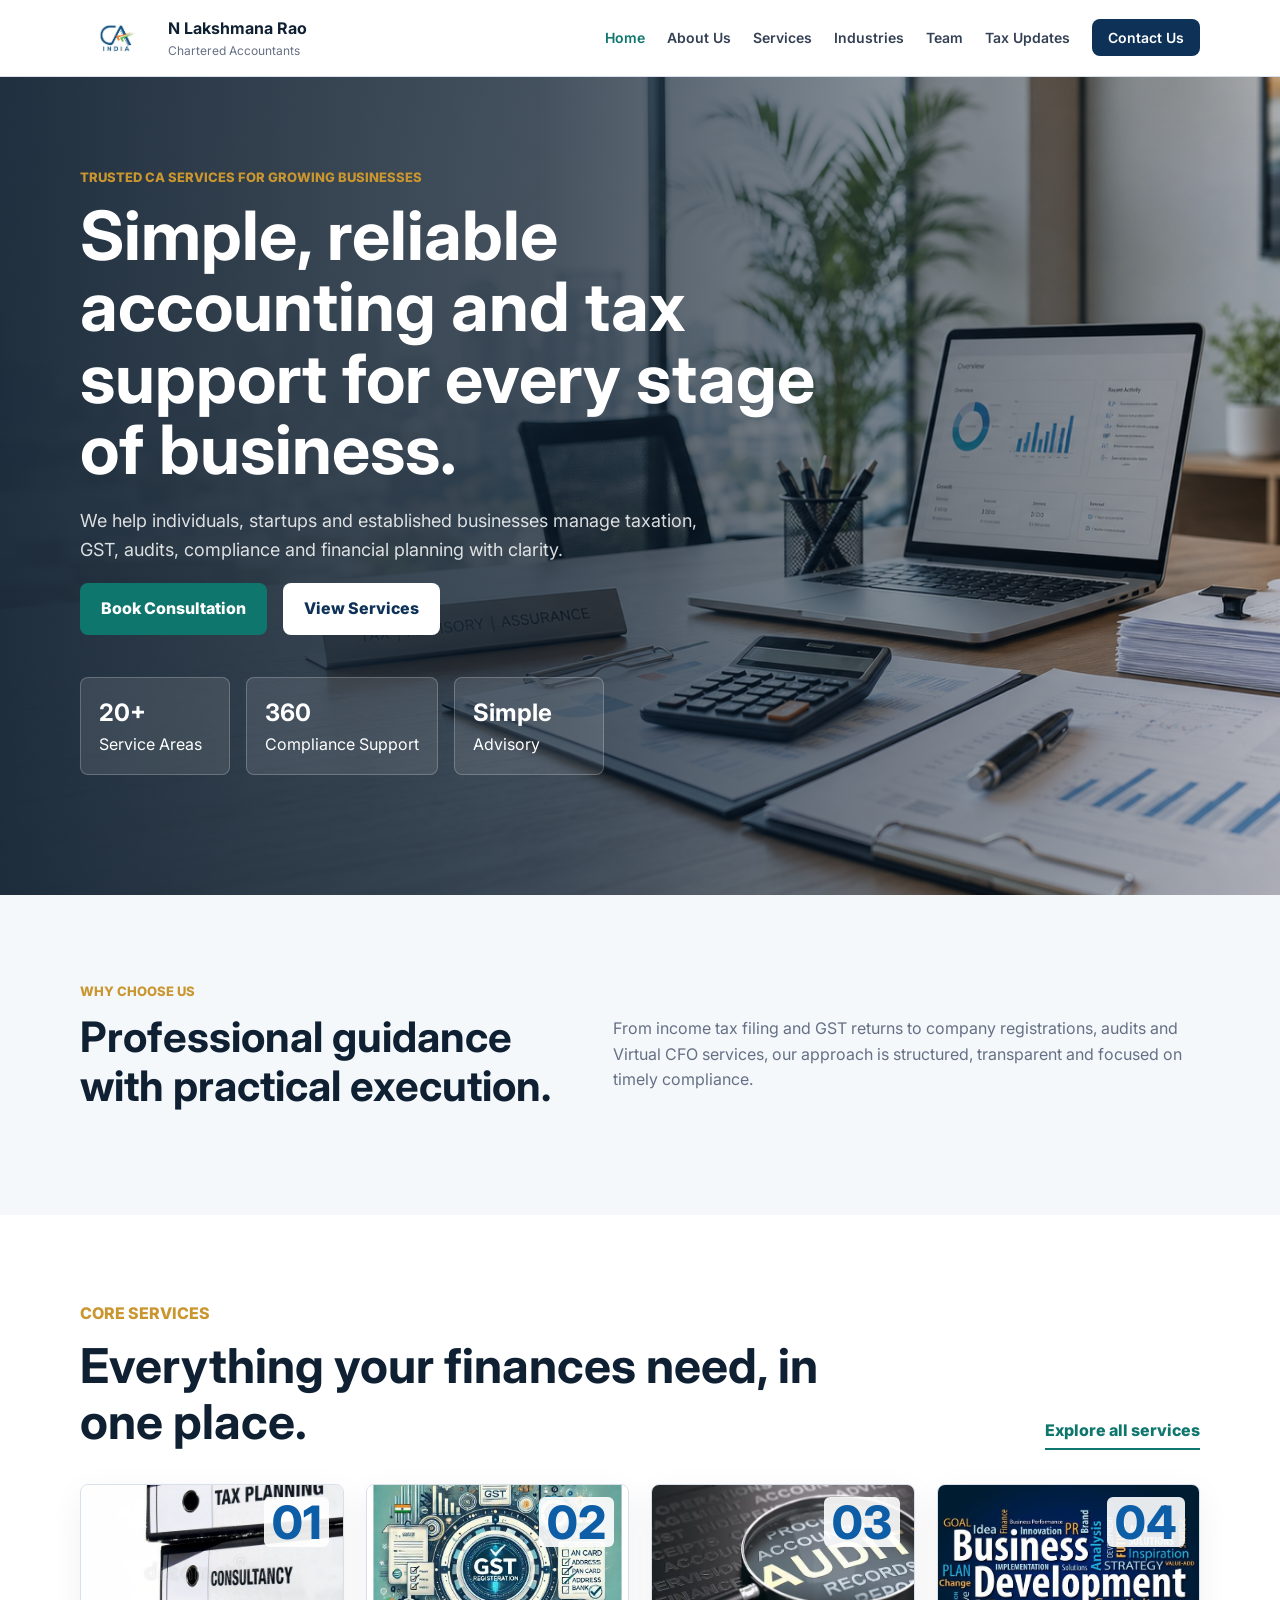
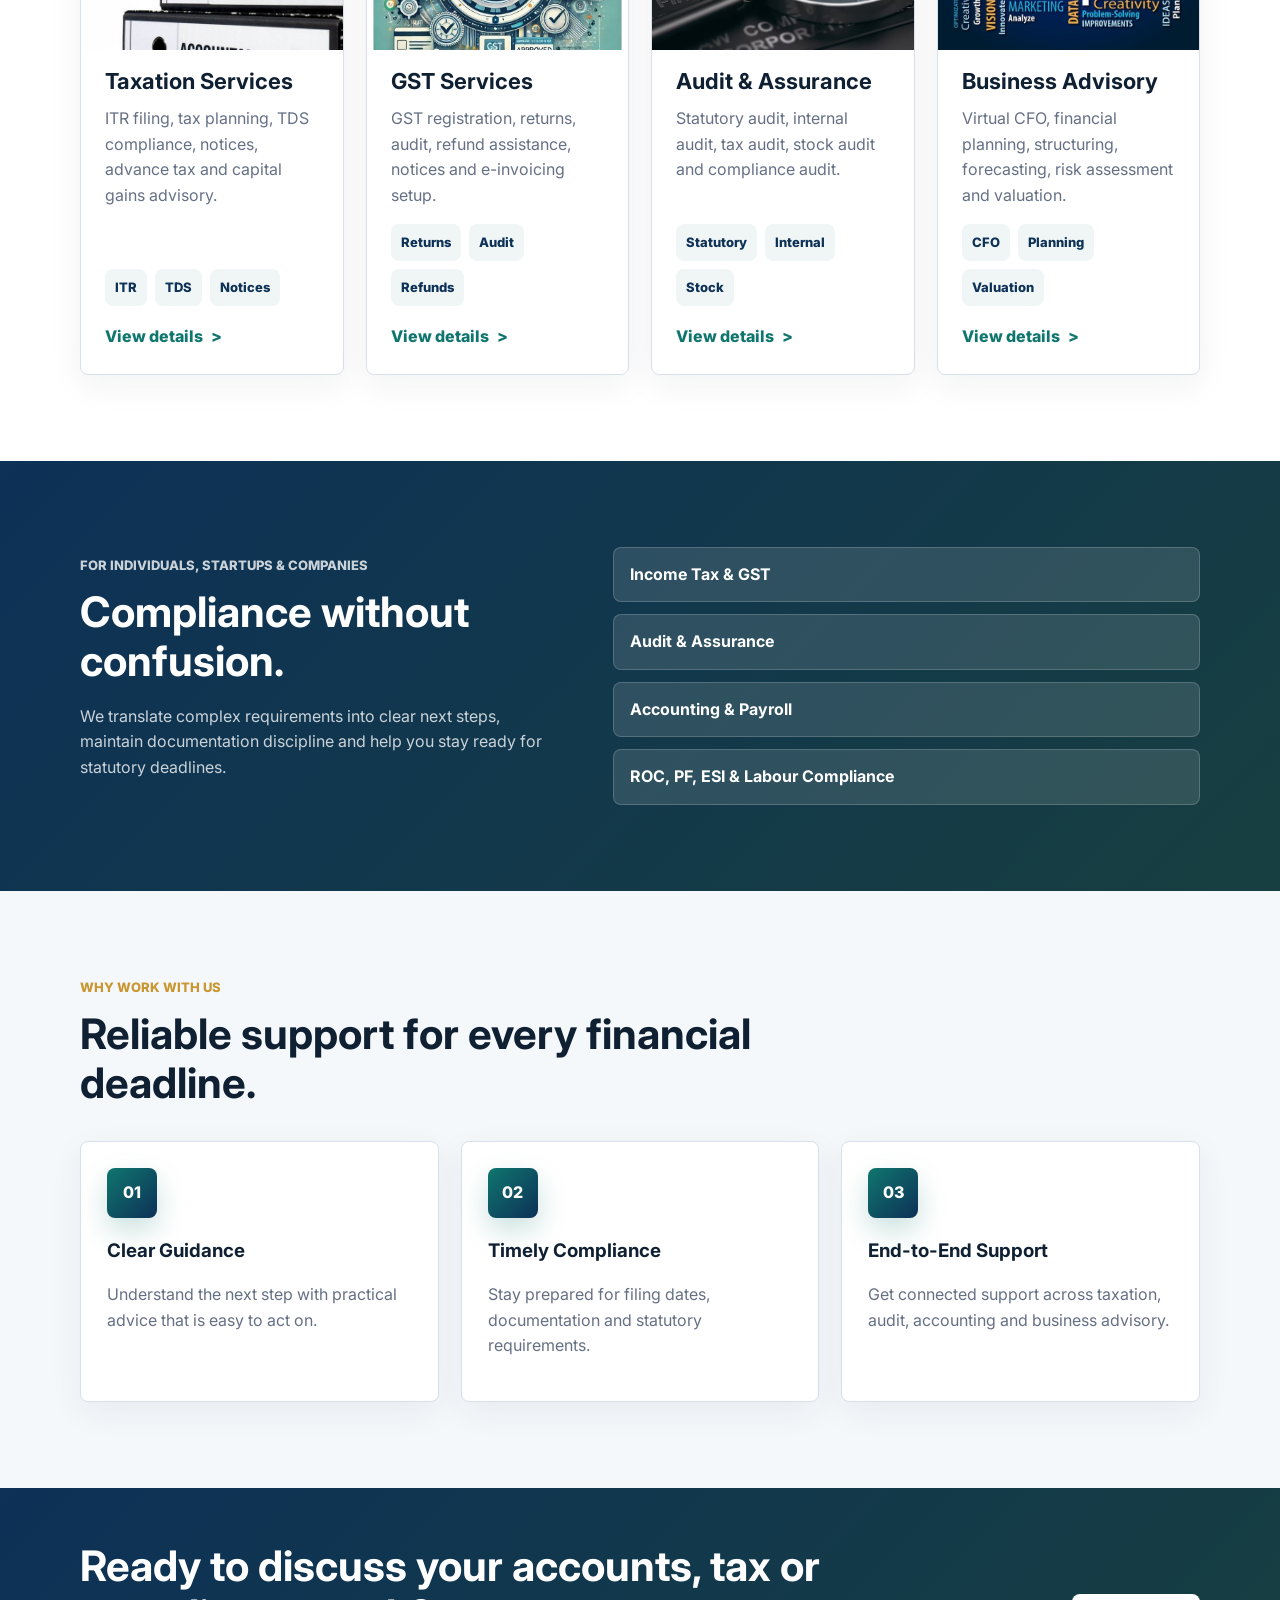
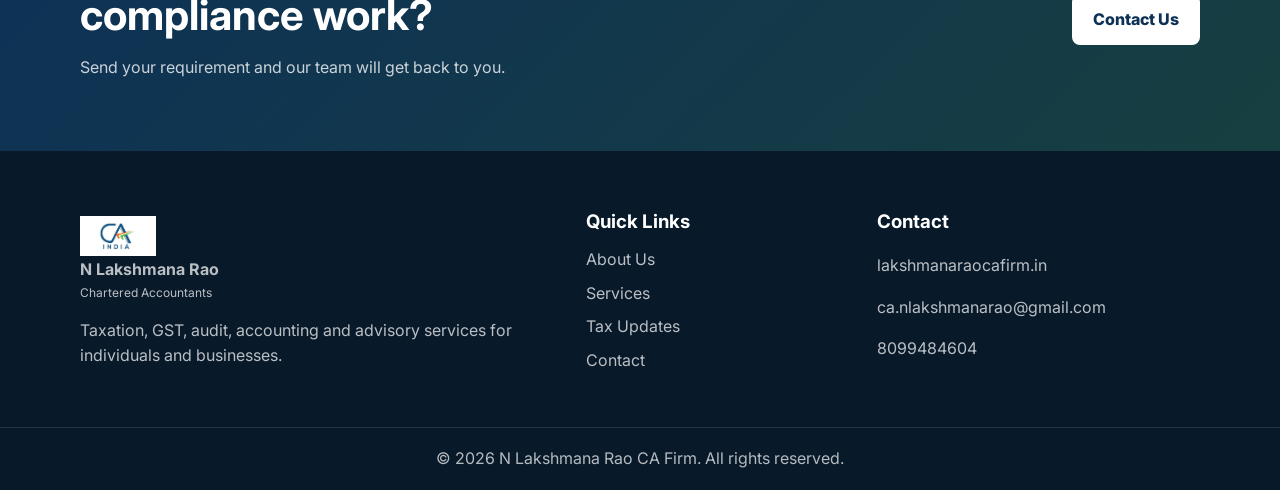
<file: index.html>
<!DOCTYPE html>
<html lang="en">
<head>
  <meta charset="UTF-8">
  <meta name="viewport" content="width=device-width, initial-scale=1.0">
  <meta name="description" content="N Lakshmana Rao CA Firm provides taxation, GST, audit, accounting, compliance, startup and advisory services.">
  <title>N Lakshmana Rao CA Firm | Chartered Accountants</title>
  <link rel="icon" type="image/jpeg" href="assets/images/CA%20Logo%20Wider.jpeg">
  <link rel="preconnect" href="https://fonts.googleapis.com">
  <link rel="preconnect" href="https://fonts.gstatic.com" crossorigin>
  <link href="https://fonts.googleapis.com/css2?family=Inter:wght@400;500;600;700;800&display=swap" rel="stylesheet">
  <link rel="stylesheet" href="assets/css/styles.css">
</head>
<body>
  <header class="site-header">
    <nav class="navbar container" aria-label="Main navigation">
      <a class="brand" href="index.html" aria-label="N Lakshmana Rao CA Firm home">
        <img class="brand-logo" src="assets/images/CA%20Logo%20Wider.jpeg" alt="CA India logo">
        <span>
          <strong>N Lakshmana Rao</strong>
          <small>Chartered Accountants</small>
        </span>
      </a>
      <button class="nav-toggle" type="button" aria-expanded="false" aria-controls="primary-menu">
        <span></span><span></span><span></span>
      </button>
      <ul class="nav-links" id="primary-menu">
        <li><a href="index.html">Home</a></li>
        <li><a href="about.html">About Us</a></li>
        <li><a href="services.html">Services</a></li>
        <li><a href="industries.html">Industries</a></li>
        <li><a href="team.html">Team</a></li>
        <li><a href="blog.html">Tax Updates</a></li>
        <li><a class="nav-cta" href="contact.html">Contact Us</a></li>
      </ul>
    </nav>
  </header>

  <main>
    <section class="hero">
      <div class="hero-media" aria-hidden="true"></div>
      <div class="container hero-content">
        <p class="eyebrow">Trusted CA Services For Growing Businesses</p>
        <h1>Simple, reliable accounting and tax support for every stage of business.</h1>
        <p class="hero-text">We help individuals, startups and established businesses manage taxation, GST, audits, compliance and financial planning with clarity.</p>
        <div class="hero-actions">
          <a class="btn btn-primary" href="contact.html">Book Consultation</a>
          <a class="btn btn-secondary" href="services.html">View Services</a>
        </div>
        <div class="hero-stats" aria-label="Firm highlights">
          <span><strong>20+</strong> Service Areas</span>
          <span><strong>360</strong> Compliance Support</span>
          <span><strong>Simple</strong> Advisory</span>
        </div>
      </div>
    </section>

    <section class="section intro-band">
      <div class="container split">
        <div>
          <p class="eyebrow">Why Choose Us</p>
          <h2>Professional guidance with practical execution.</h2>
        </div>
        <p>From income tax filing and GST returns to company registrations, audits and Virtual CFO services, our approach is structured, transparent and focused on timely compliance.</p>
      </div>
    </section>

    <section class="section">
      <div class="container">
        <div class="section-heading service-heading">
          <div>
            <p class="eyebrow">Core Services</p>
            <h2>Everything your finances need, in one place.</h2>
          </div>
          <a class="text-link" href="services.html">Explore all services</a>
        </div>
        <div class="service-grid">
          <article class="service-card">
            <div class="service-card-top">
              <img class="service-card-image" src="assets/images/itr_image.jpeg" alt="Tax planning files">
              <span class="service-number">01</span>
            </div>
            <h3>Taxation Services</h3>
            <p>ITR filing, tax planning, TDS compliance, notices, advance tax and capital gains advisory.</p>
            <div class="service-tags"><span>ITR</span><span>TDS</span><span>Notices</span></div>
            <a class="card-link" href="services.html">View details</a>
          </article>
          <article class="service-card">
            <div class="service-card-top">
              <img class="service-card-image" src="assets/images/GST.jpeg" alt="GST registration">
              <span class="service-number">02</span>
            </div>
            <h3>GST Services</h3>
            <p>GST registration, returns, audit, refund assistance, notices and e-invoicing setup.</p>
            <div class="service-tags"><span>Returns</span><span>Audit</span><span>Refunds</span></div>
            <a class="card-link" href="services.html">View details</a>
          </article>
          <article class="service-card">
            <div class="service-card-top">
              <img class="service-card-image" src="assets/images/audit.jpg" alt="Chartered accountant workspace">
              <span class="service-number">03</span>
            </div>
            <h3>Audit & Assurance</h3>
            <p>Statutory audit, internal audit, tax audit, stock audit and compliance audit.</p>
            <div class="service-tags"><span>Statutory</span><span>Internal</span><span>Stock</span></div>
            <a class="card-link" href="services.html">View details</a>
          </article>
          <article class="service-card">
            <div class="service-card-top">
              <img class="service-card-image" src="assets/images/business_development.jpeg" alt="Business development strategy">
              <span class="service-number">04</span>
            </div>
            <h3>Business Advisory</h3>
            <p>Virtual CFO, financial planning, structuring, forecasting, risk assessment and valuation.</p>
            <div class="service-tags"><span>CFO</span><span>Planning</span><span>Valuation</span></div>
            <a class="card-link" href="services.html">View details</a>
          </article>
        </div>
      </div>
    </section>

    <section class="section highlight-section">
      <div class="container split">
        <div>
          <p class="eyebrow">For Individuals, Startups & Companies</p>
          <h2>Compliance without confusion.</h2>
          <p>We translate complex requirements into clear next steps, maintain documentation discipline and help you stay ready for statutory deadlines.</p>
        </div>
        <div class="check-list">
          <span>Income Tax & GST</span>
          <span>Audit & Assurance</span>
          <span>Accounting & Payroll</span>
          <span>ROC, PF, ESI & Labour Compliance</span>
        </div>
      </div>
    </section>

    <section class="section soft-section">
      <div class="container">
        <div class="section-heading">
          <p class="eyebrow">Why Work With Us</p>
          <h2>Reliable support for every financial deadline.</h2>
        </div>
        <div class="values-grid home-benefit-grid">
          <article><span class="mini-icon">01</span><h3>Clear Guidance</h3><p>Understand the next step with practical advice that is easy to act on.</p></article>
          <article><span class="mini-icon">02</span><h3>Timely Compliance</h3><p>Stay prepared for filing dates, documentation and statutory requirements.</p></article>
          <article><span class="mini-icon">03</span><h3>End-to-End Support</h3><p>Get connected support across taxation, audit, accounting and business advisory.</p></article>
        </div>
      </div>
    </section>

    <section class="cta-strip">
      <div class="container cta-inner">
        <div>
          <h2>Ready to discuss your accounts, tax or compliance work?</h2>
          <p>Send your requirement and our team will get back to you.</p>
        </div>
        <a class="btn btn-light" href="contact.html">Contact Us</a>
      </div>
    </section>
  </main>

  <footer class="site-footer">
    <div class="container footer-grid">
      <div>
        <a class="brand footer-brand" href="index.html"><img class="brand-logo" src="assets/images/CA%20Logo%20Wider.jpeg" alt="CA India logo"><span><strong>N Lakshmana Rao</strong><small>Chartered Accountants</small></span></a>
        <p>Taxation, GST, audit, accounting and advisory services for individuals and businesses.</p>
      </div>
      <div>
        <h3>Quick Links</h3>
        <a href="about.html">About Us</a>
        <a href="services.html">Services</a>
        <a href="blog.html">Tax Updates</a>
        <a href="contact.html">Contact</a>
      </div>
      <div>
        <h3>Contact</h3>
        <p><a href="https://lakshmanaraocafirm.in/">lakshmanaraocafirm.in</a></p>
        <p><a href="mailto:ca.nlakshmanarao@gmail.com">ca.nlakshmanarao@gmail.com</a></p>
        <p><a href="tel:+918099484604">8099484604</a></p>
      </div>
    </div>
    <div class="footer-bottom">© <span id="year"></span> N Lakshmana Rao CA Firm. All rights reserved.</div>
  </footer>

  <script src="assets/js/main.js"></script>
</body>
</html>
</file>
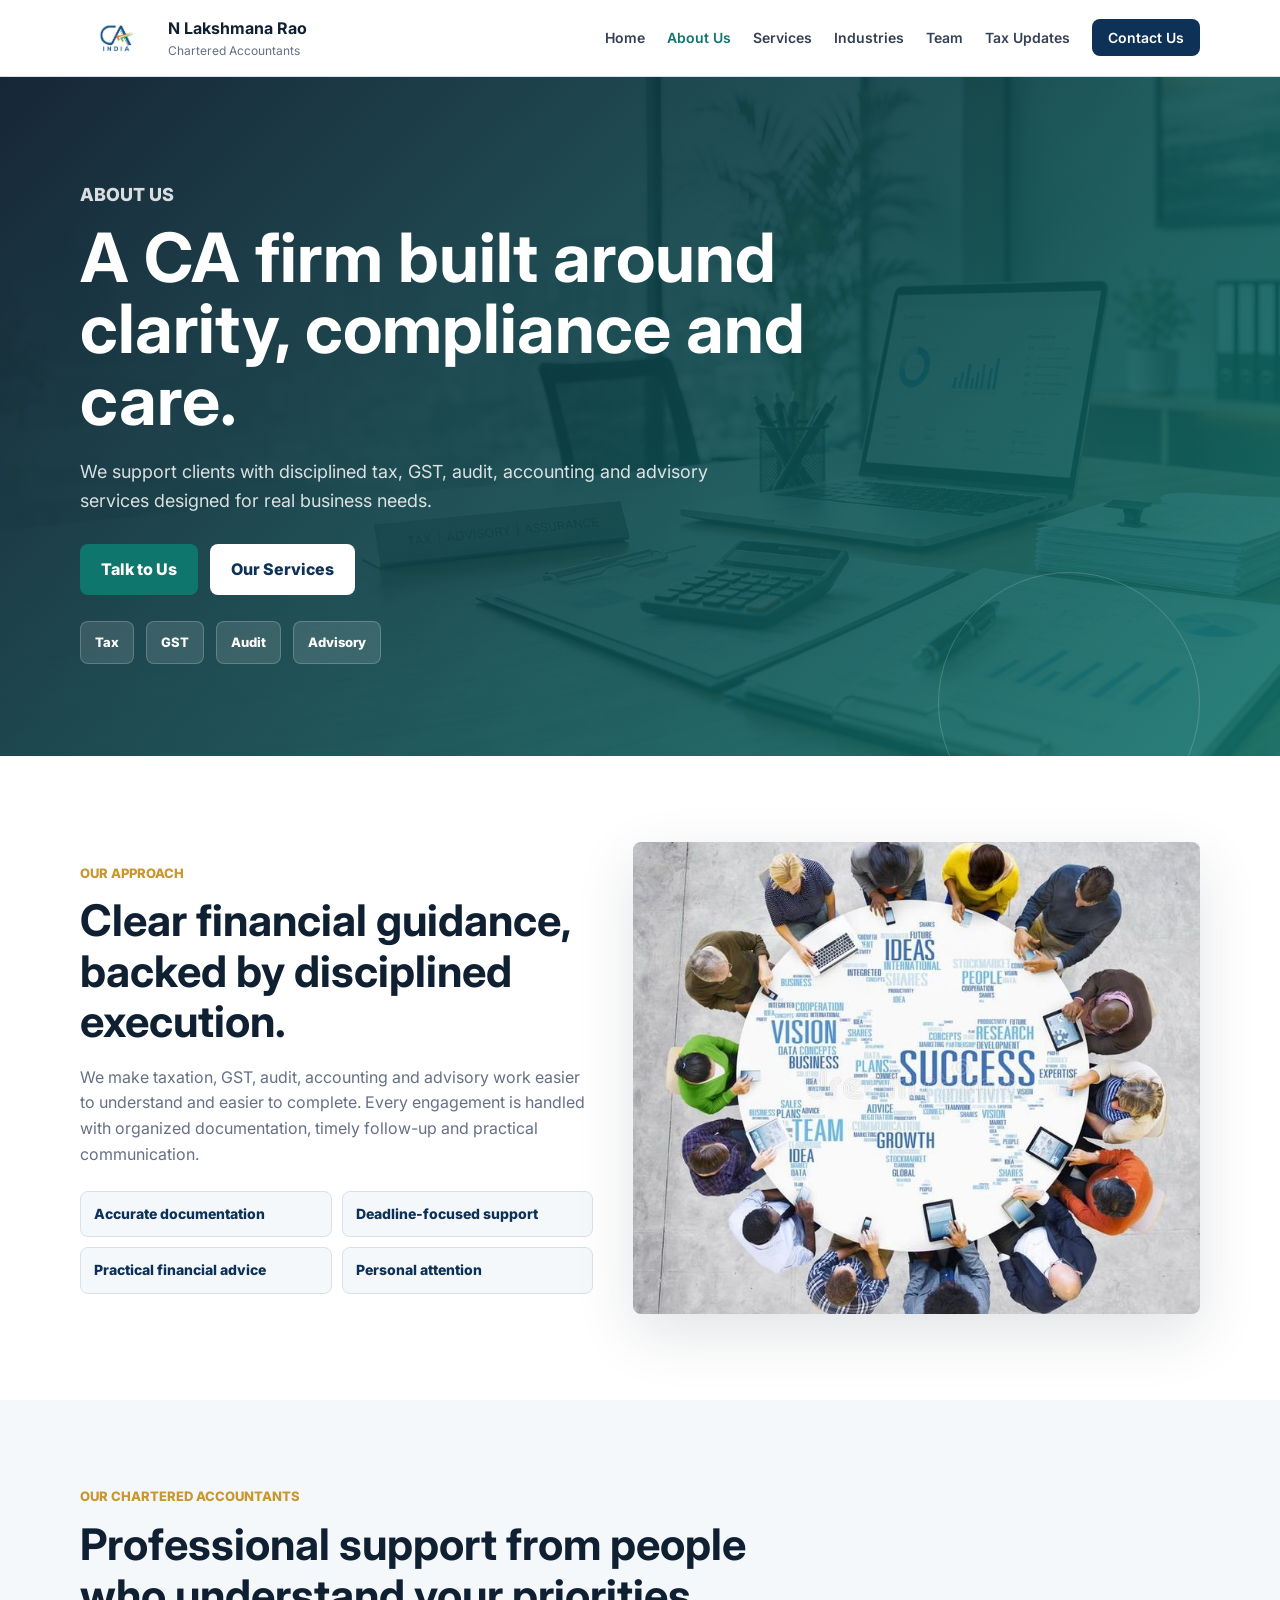
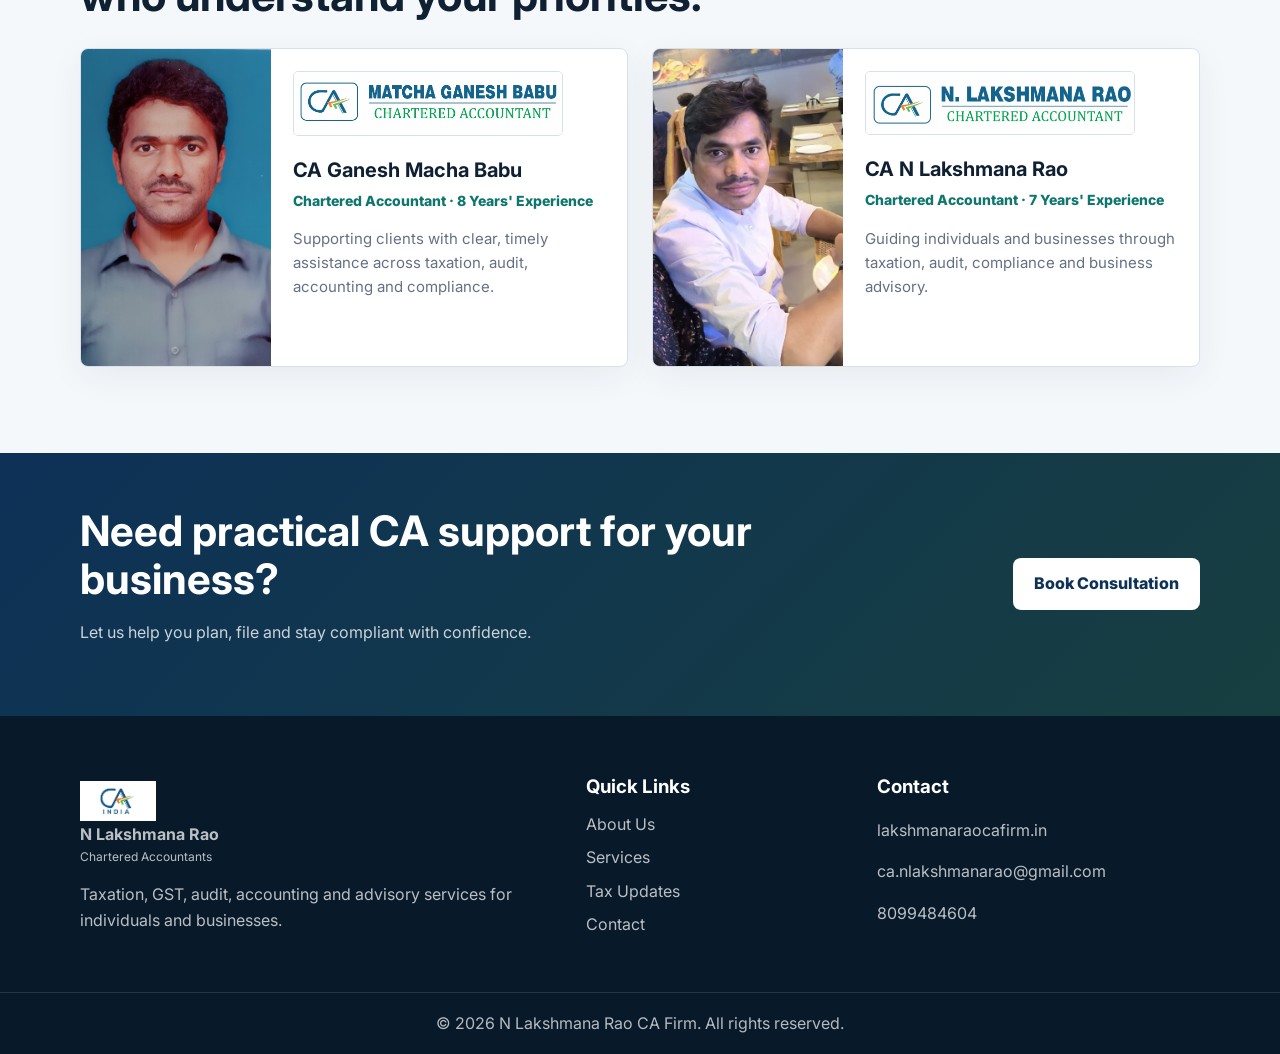
<file: about.html>
<!DOCTYPE html>
<html lang="en">
<head>
  <meta charset="UTF-8">
  <meta name="viewport" content="width=device-width, initial-scale=1.0">
  <title>About Us | N Lakshmana Rao CA Firm</title>
  <link rel="icon" type="image/jpeg" href="assets/images/CA%20Logo%20Wider.jpeg">
  <link rel="preconnect" href="https://fonts.googleapis.com">
  <link rel="preconnect" href="https://fonts.gstatic.com" crossorigin>
  <link href="https://fonts.googleapis.com/css2?family=Inter:wght@400;500;600;700;800&display=swap" rel="stylesheet">
  <link rel="stylesheet" href="assets/css/styles.css">
</head>
<body>
  <header class="site-header">
    <nav class="navbar container" aria-label="Main navigation">
      <a class="brand" href="index.html" aria-label="N Lakshmana Rao CA Firm home"><img class="brand-logo" src="assets/images/CA%20Logo%20Wider.jpeg" alt="CA India logo"><span><strong>N Lakshmana Rao</strong><small>Chartered Accountants</small></span></a>
      <button class="nav-toggle" type="button" aria-expanded="false" aria-controls="primary-menu"><span></span><span></span><span></span></button>
      <ul class="nav-links" id="primary-menu">
        <li><a href="index.html">Home</a></li><li><a href="about.html">About Us</a></li><li><a href="services.html">Services</a></li><li><a href="industries.html">Industries</a></li><li><a href="team.html">Team</a></li><li><a href="blog.html">Tax Updates</a></li><li><a class="nav-cta" href="contact.html">Contact Us</a></li>
      </ul>
    </nav>
  </header>
  <main>
    <section class="page-hero">
      <div class="container">
        <p class="eyebrow">About Us</p>
        <h1>A CA firm built around clarity, compliance and care.</h1>
        <p>We support clients with disciplined tax, GST, audit, accounting and advisory services designed for real business needs.</p>
        <div class="page-hero-actions">
          <a class="btn btn-primary" href="contact.html">Talk to Us</a>
          <a class="btn btn-secondary" href="services.html">Our Services</a>
        </div>
        <div class="page-pills">
          <span>Tax</span><span>GST</span><span>Audit</span><span>Advisory</span>
        </div>
      </div>
    </section>
    <section class="section about-approach-section">
      <div class="container split about-approach-grid">
        <div>
          <p class="eyebrow">Our Approach</p>
          <h2>Clear financial guidance, backed by disciplined execution.</h2>
          <p>We make taxation, GST, audit, accounting and advisory work easier to understand and easier to complete. Every engagement is handled with organized documentation, timely follow-up and practical communication.</p>
          <div class="about-point-grid">
            <span>Accurate documentation</span><span>Deadline-focused support</span><span>Practical financial advice</span><span>Personal attention</span>
          </div>
        </div>
        <div class="image-panel about-approach-image">
          <img src="assets/images/success_team_work.jpeg" alt="Professional team collaborating around a business planning table">
        </div>
      </div>
    </section>
    <section class="section soft-section about-team-section">
      <div class="container">
        <div class="section-heading about-team-heading">
          <p class="eyebrow">Our Chartered Accountants</p>
          <h2>Professional support from people who understand your priorities.</h2>
        </div>
        <div class="about-profile-grid">
          <article class="about-profile-card">
            <img class="about-profile-photo" src="assets/images/ganesh_macha_image.jpg" alt="CA Ganesh Macha Babu">
            <div class="about-profile-content">
              <img class="about-profile-label" src="assets/images/m_ganesh_babu_label.jpeg" alt="CA Ganesh Macha Babu, Chartered Accountant">
              <h3>CA Ganesh Macha Babu</h3>
              <p class="about-profile-meta">Chartered Accountant · 8 Years' Experience</p>
              <p>Supporting clients with clear, timely assistance across taxation, audit, accounting and compliance.</p>
            </div>
          </article>
          <article class="about-profile-card">
            <img class="about-profile-photo about-profile-photo--lakshmana" src="assets/images/Lakshman_Founder.jpeg" alt="CA N Lakshmana Rao">
            <div class="about-profile-content">
              <img class="about-profile-label" src="assets/images/n_lakshmna_rao_label.jpeg" alt="CA N Lakshmana Rao, Chartered Accountant">
              <h3>CA N Lakshmana Rao</h3>
              <p class="about-profile-meta">Chartered Accountant · 7 Years' Experience</p>
              <p>Guiding individuals and businesses through taxation, audit, compliance and business advisory.</p>
            </div>
          </article>
        </div>
      </div>
    </section>
    <section class="cta-strip">
      <div class="container cta-inner">
        <div><h2>Need practical CA support for your business?</h2><p>Let us help you plan, file and stay compliant with confidence.</p></div>
        <a class="btn btn-light" href="contact.html">Book Consultation</a>
      </div>
    </section>
  </main>
  <footer class="site-footer">
    <div class="container footer-grid">
      <div>
        <a class="brand footer-brand" href="index.html"><img class="brand-logo" src="assets/images/CA%20Logo%20Wider.jpeg" alt="CA India logo"><span><strong>N Lakshmana Rao</strong><small>Chartered Accountants</small></span></a>
        <p>Taxation, GST, audit, accounting and advisory services for individuals and businesses.</p>
      </div>
      <div>
        <h3>Quick Links</h3>
        <a href="about.html">About Us</a>
        <a href="services.html">Services</a>
        <a href="blog.html">Tax Updates</a>
        <a href="contact.html">Contact</a>
      </div>
      <div>
        <h3>Contact</h3>
        <p><a href="https://lakshmanaraocafirm.in/">lakshmanaraocafirm.in</a></p>
        <p><a href="mailto:ca.nlakshmanarao@gmail.com">ca.nlakshmanarao@gmail.com</a></p>
        <p><a href="tel:+918099484604">8099484604</a></p>
      </div>
    </div>
    <div class="footer-bottom">© <span id="year"></span> N Lakshmana Rao CA Firm. All rights reserved.</div>
  </footer>
  <script src="assets/js/main.js"></script>
</body>
</html>
</file>
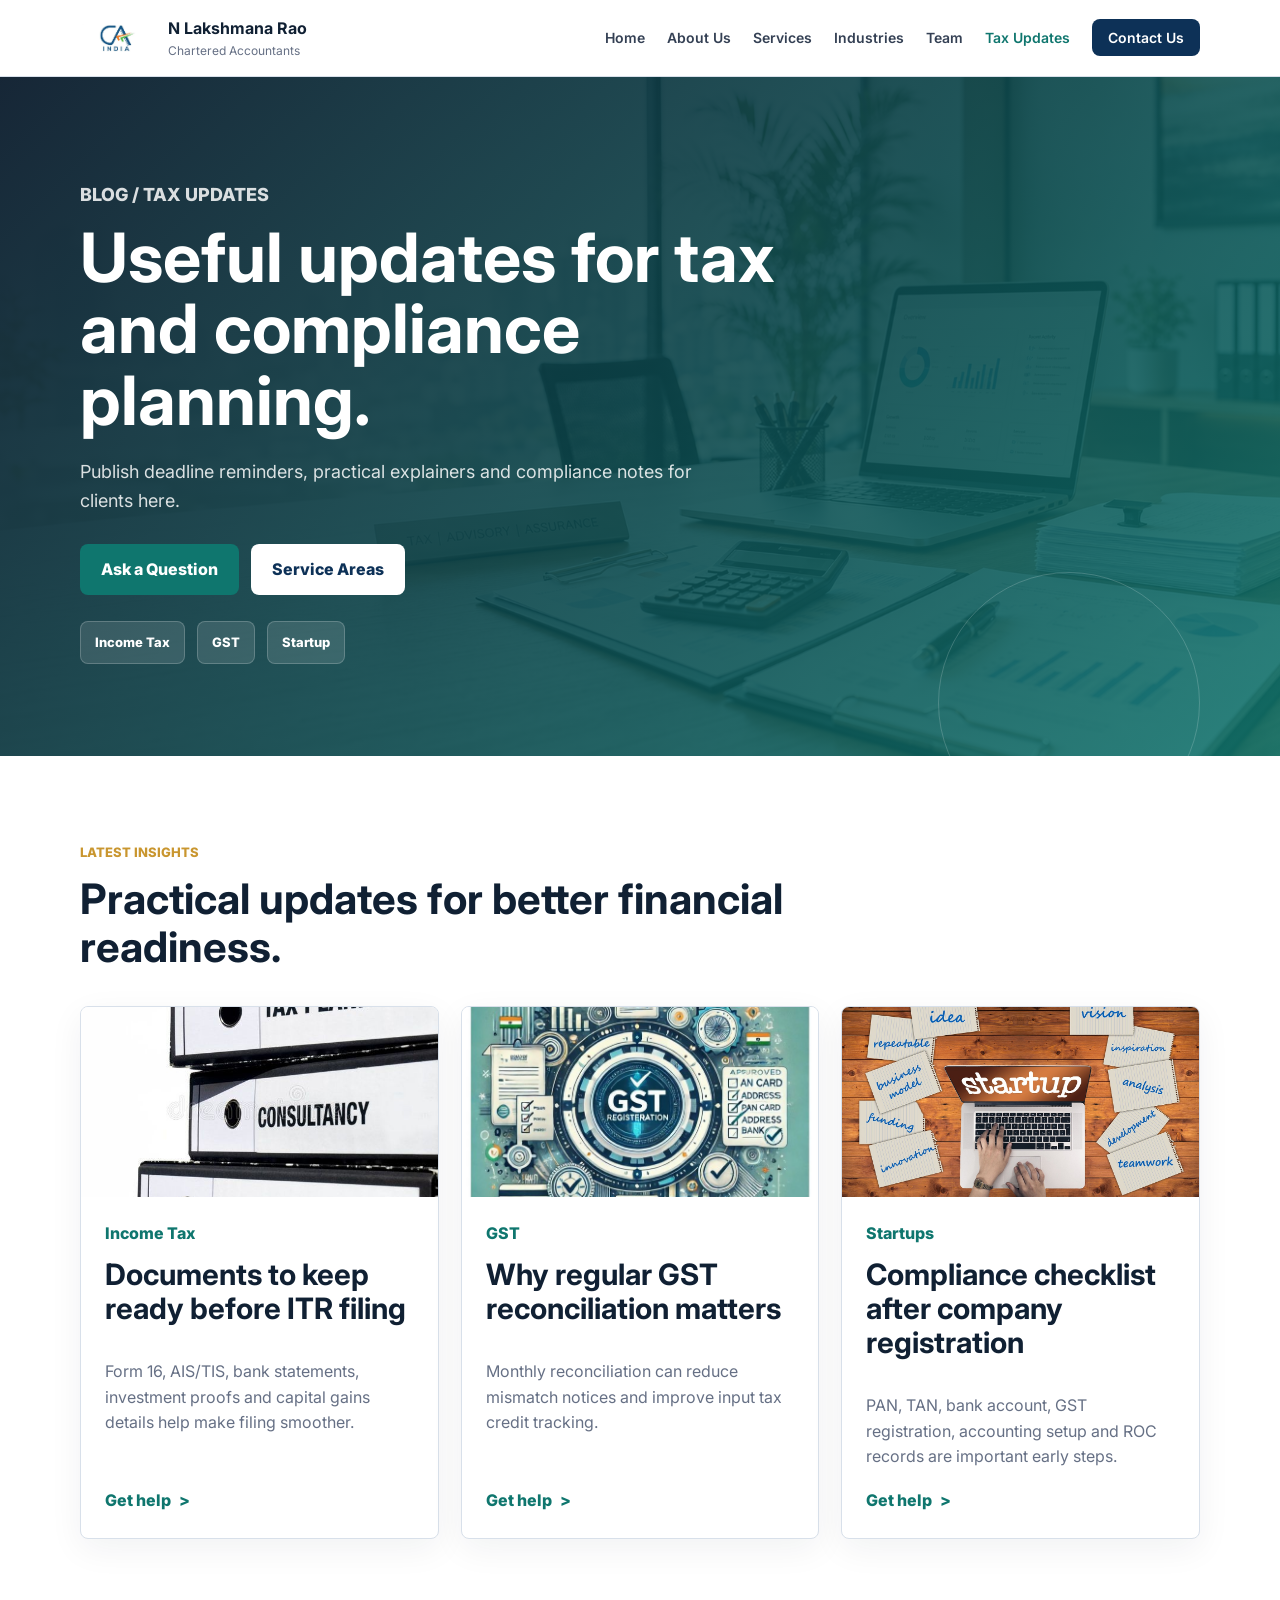
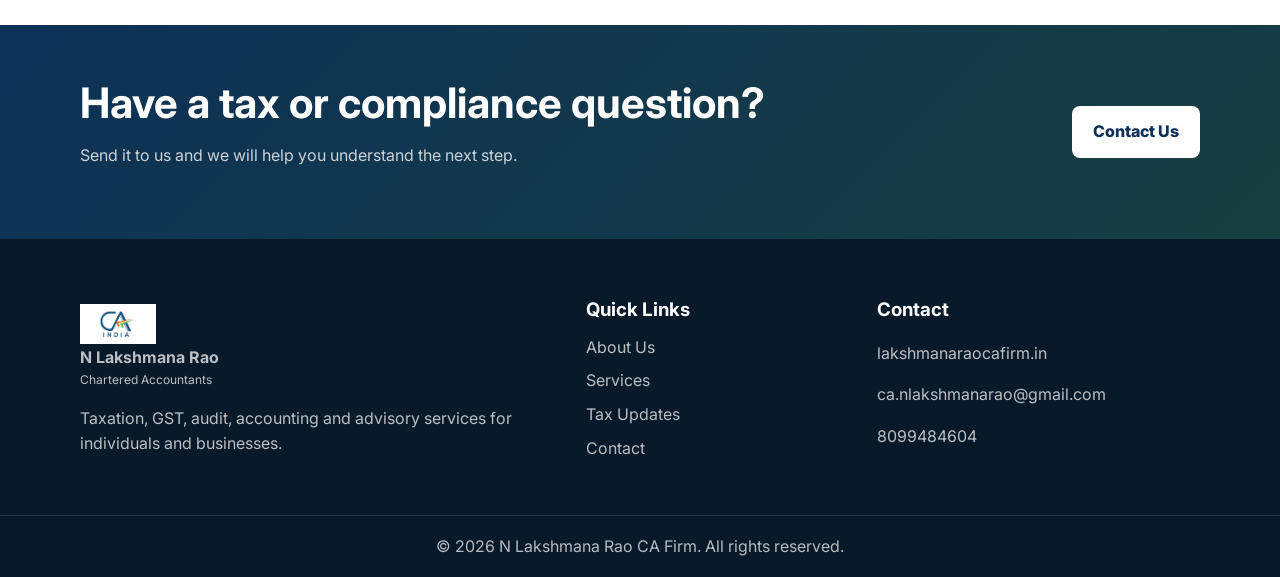
<file: blog.html>
<!DOCTYPE html>
<html lang="en">
<head>
  <meta charset="UTF-8">
  <meta name="viewport" content="width=device-width, initial-scale=1.0">
  <title>Tax Updates | N Lakshmana Rao CA Firm</title>
  <link rel="icon" type="image/jpeg" href="assets/images/CA%20Logo%20Wider.jpeg">
  <link rel="preconnect" href="https://fonts.googleapis.com">
  <link rel="preconnect" href="https://fonts.gstatic.com" crossorigin>
  <link href="https://fonts.googleapis.com/css2?family=Inter:wght@400;500;600;700;800&display=swap" rel="stylesheet">
  <link rel="stylesheet" href="assets/css/styles.css">
</head>
<body>
  <header class="site-header">
    <nav class="navbar container" aria-label="Main navigation">
      <a class="brand" href="index.html" aria-label="N Lakshmana Rao CA Firm home"><img class="brand-logo" src="assets/images/CA%20Logo%20Wider.jpeg" alt="CA India logo"><span><strong>N Lakshmana Rao</strong><small>Chartered Accountants</small></span></a>
      <button class="nav-toggle" type="button" aria-expanded="false" aria-controls="primary-menu"><span></span><span></span><span></span></button>
      <ul class="nav-links" id="primary-menu">
        <li><a href="index.html">Home</a></li><li><a href="about.html">About Us</a></li><li><a href="services.html">Services</a></li><li><a href="industries.html">Industries</a></li><li><a href="team.html">Team</a></li><li><a href="blog.html">Tax Updates</a></li><li><a class="nav-cta" href="contact.html">Contact Us</a></li>
      </ul>
    </nav>
  </header>
  <main>
    <section class="page-hero"><div class="container"><p class="eyebrow">Blog / Tax Updates</p><h1>Useful updates for tax and compliance planning.</h1><p>Publish deadline reminders, practical explainers and compliance notes for clients here.</p><div class="page-hero-actions"><a class="btn btn-primary" href="contact.html">Ask a Question</a><a class="btn btn-secondary" href="services.html">Service Areas</a></div><div class="page-pills"><span>Income Tax</span><span>GST</span><span>Startup</span></div></div></section>
    <section class="section">
      <div class="container">
        <div class="section-heading blog-heading"><p class="eyebrow">Latest Insights</p><h2>Practical updates for better financial readiness.</h2></div>
        <div class="blog-grid">
          <article class="blog-card"><img class="blog-card-image" src="assets/images/itr_image.jpeg" alt="Tax planning and account records"><div class="blog-card-content"><span>Income Tax</span><h2>Documents to keep ready before ITR filing</h2><p>Form 16, AIS/TIS, bank statements, investment proofs and capital gains details help make filing smoother.</p><a class="card-link" href="contact.html">Get help</a></div></article>
          <article class="blog-card"><img class="blog-card-image" src="assets/images/GST.jpeg" alt="GST registration and compliance"><div class="blog-card-content"><span>GST</span><h2>Why regular GST reconciliation matters</h2><p>Monthly reconciliation can reduce mismatch notices and improve input tax credit tracking.</p><a class="card-link" href="contact.html">Get help</a></div></article>
          <article class="blog-card"><img class="blog-card-image" src="assets/images/startup.jpg" alt="Startup business planning"><div class="blog-card-content"><span>Startups</span><h2>Compliance checklist after company registration</h2><p>PAN, TAN, bank account, GST registration, accounting setup and ROC records are important early steps.</p><a class="card-link" href="contact.html">Get help</a></div></article>
        </div>
      </div>
    </section>
    <section class="cta-strip"><div class="container cta-inner"><div><h2>Have a tax or compliance question?</h2><p>Send it to us and we will help you understand the next step.</p></div><a class="btn btn-light" href="contact.html">Contact Us</a></div></section>
  </main>
  <footer class="site-footer">
    <div class="container footer-grid">
      <div>
        <a class="brand footer-brand" href="index.html"><img class="brand-logo" src="assets/images/CA%20Logo%20Wider.jpeg" alt="CA India logo"><span><strong>N Lakshmana Rao</strong><small>Chartered Accountants</small></span></a>
        <p>Taxation, GST, audit, accounting and advisory services for individuals and businesses.</p>
      </div>
      <div>
        <h3>Quick Links</h3>
        <a href="about.html">About Us</a>
        <a href="services.html">Services</a>
        <a href="blog.html">Tax Updates</a>
        <a href="contact.html">Contact</a>
      </div>
      <div>
        <h3>Contact</h3>
        <p><a href="https://lakshmanaraocafirm.in/">lakshmanaraocafirm.in</a></p>
        <p><a href="mailto:ca.nlakshmanarao@gmail.com">ca.nlakshmanarao@gmail.com</a></p>
        <p><a href="tel:+918099484604">8099484604</a></p>
      </div>
    </div>
    <div class="footer-bottom">© <span id="year"></span> N Lakshmana Rao CA Firm. All rights reserved.</div>
  </footer>
  <script src="assets/js/main.js"></script>
</body>
</html>
</file>
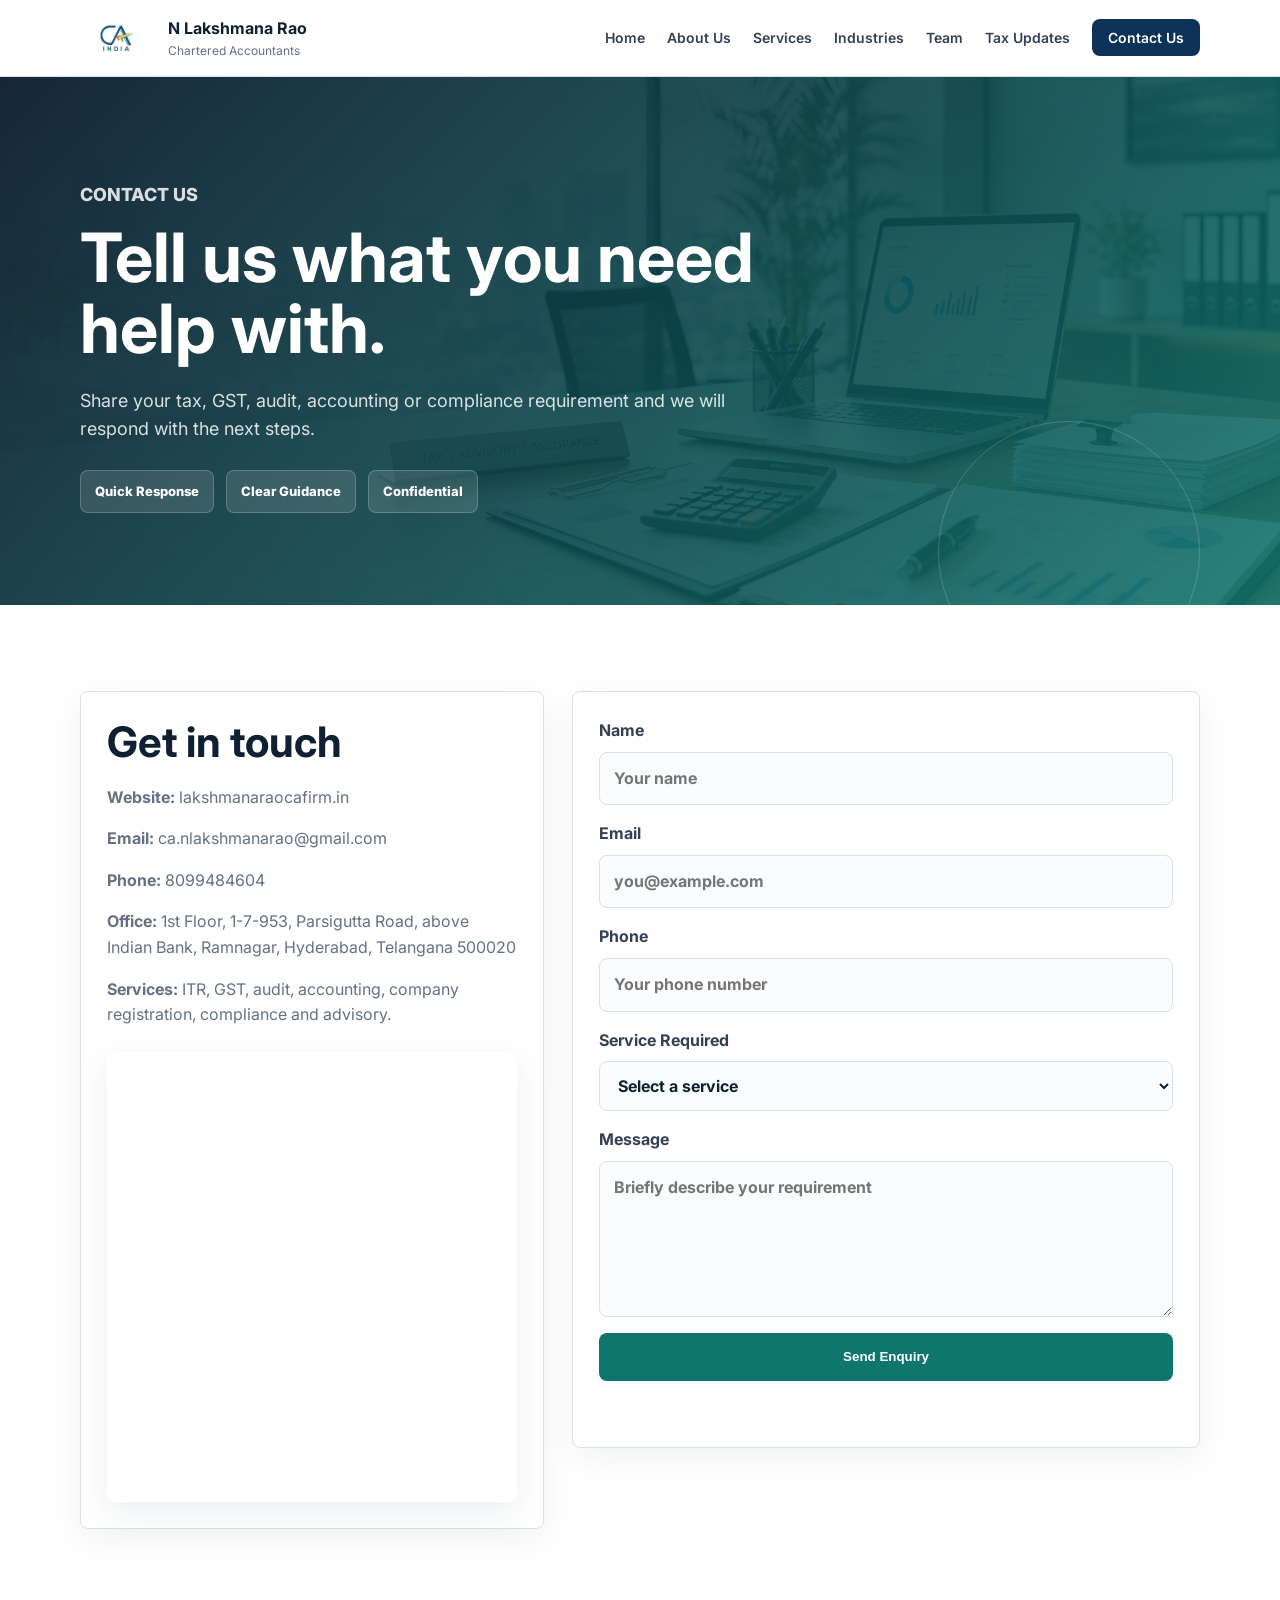
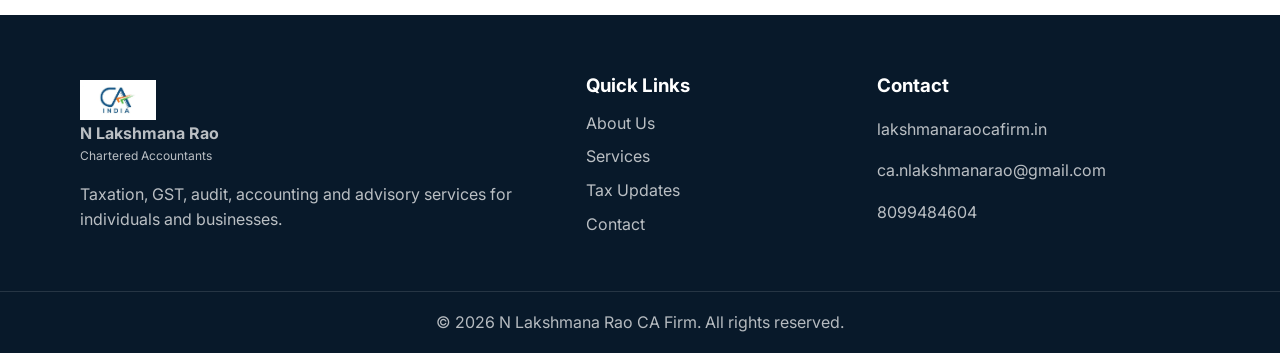
<file: contact.html>
<!DOCTYPE html>
<html lang="en">
<head>
  <meta charset="UTF-8">
  <meta name="viewport" content="width=device-width, initial-scale=1.0">
  <title>Contact Us | N Lakshmana Rao CA Firm</title>
  <link rel="icon" type="image/jpeg" href="assets/images/CA%20Logo%20Wider.jpeg">
  <link rel="preconnect" href="https://fonts.googleapis.com">
  <link rel="preconnect" href="https://fonts.gstatic.com" crossorigin>
  <link href="https://fonts.googleapis.com/css2?family=Inter:wght@400;500;600;700;800&display=swap" rel="stylesheet">
  <link rel="stylesheet" href="assets/css/styles.css">
</head>
<body>
  <header class="site-header">
    <nav class="navbar container" aria-label="Main navigation">
      <a class="brand" href="index.html" aria-label="N Lakshmana Rao CA Firm home"><img class="brand-logo" src="assets/images/CA%20Logo%20Wider.jpeg" alt="CA India logo"><span><strong>N Lakshmana Rao</strong><small>Chartered Accountants</small></span></a>
      <button class="nav-toggle" type="button" aria-expanded="false" aria-controls="primary-menu"><span></span><span></span><span></span></button>
      <ul class="nav-links" id="primary-menu">
        <li><a href="index.html">Home</a></li><li><a href="about.html">About Us</a></li><li><a href="services.html">Services</a></li><li><a href="industries.html">Industries</a></li><li><a href="team.html">Team</a></li><li><a href="blog.html">Tax Updates</a></li><li><a class="nav-cta" href="contact.html">Contact Us</a></li>
      </ul>
    </nav>
  </header>
  <main>
    <section class="page-hero"><div class="container"><p class="eyebrow">Contact Us</p><h1>Tell us what you need help with.</h1><p>Share your tax, GST, audit, accounting or compliance requirement and we will respond with the next steps.</p><div class="page-pills"><span>Quick Response</span><span>Clear Guidance</span><span>Confidential</span></div></div></section>
    <section class="section contact-section">
      <div class="container contact-grid">
        <div class="contact-info">
          <h2>Get in touch</h2>
          <p><strong>Website:</strong> <a href="https://lakshmanaraocafirm.in/">lakshmanaraocafirm.in</a></p>
          <p><strong>Email:</strong> <a href="mailto:ca.nlakshmanarao@gmail.com">ca.nlakshmanarao@gmail.com</a></p>
          <p><strong>Phone:</strong> <a href="tel:+918099484604">8099484604</a></p>
          <p><strong>Office:</strong> 1st Floor, 1-7-953, Parsigutta Road, above Indian Bank, Ramnagar, Hyderabad, Telangana 500020</p>
          <p><strong>Services:</strong> ITR, GST, audit, accounting, company registration, compliance and advisory.</p>
          <div class="map-embed">
            <iframe src="https://www.google.com/maps/embed?pb=!1m18!1m12!1m3!1d3807.007148154044!2d78.50569247462748!3d17.411444602112766!2m3!1f0!2f0!3f0!3m2!1i1024!2i768!4f13.1!3m3!1m2!1s0x3bcb99c923dcb233%3A0x173b25fb905e5e3f!2sN%20Lakshmana%20Rao%20%26%20Co!5e0!3m2!1sen!2sin!4v1788673892715!5m2!1sen!2sin" title="N Lakshmana Rao and Co location" width="600" height="450" style="border:0;" allowfullscreen loading="lazy" referrerpolicy="strict-origin-when-cross-origin"></iframe>
          </div>
        </div>
        <form class="contact-form" id="contactForm">
          <label>Name<input type="text" name="name" required placeholder="Your name"></label>
          <label>Email<input type="email" name="email" required placeholder="you@example.com"></label>
          <label>Phone<input type="tel" name="phone" required placeholder="Your phone number"></label>
          <label>Service Required<select name="service" required><option value="">Select a service</option><option>Income Tax Filing</option><option>GST Services</option><option>Audit & Assurance</option><option>Accounting & Bookkeeping</option><option>Company Registration</option><option>Virtual CFO Services</option></select></label>
          <label>Message<textarea name="message" rows="5" required placeholder="Briefly describe your requirement"></textarea></label>
          <button class="btn btn-primary" type="submit">Send Enquiry</button>
          <p class="form-status" id="formStatus" role="status"></p>
        </form>
      </div>
    </section>
  </main>
  <footer class="site-footer">
    <div class="container footer-grid">
      <div>
        <a class="brand footer-brand" href="index.html"><img class="brand-logo" src="assets/images/CA%20Logo%20Wider.jpeg" alt="CA India logo"><span><strong>N Lakshmana Rao</strong><small>Chartered Accountants</small></span></a>
        <p>Taxation, GST, audit, accounting and advisory services for individuals and businesses.</p>
      </div>
      <div>
        <h3>Quick Links</h3>
        <a href="about.html">About Us</a>
        <a href="services.html">Services</a>
        <a href="blog.html">Tax Updates</a>
        <a href="contact.html">Contact</a>
      </div>
      <div>
        <h3>Contact</h3>
        <p><a href="https://lakshmanaraocafirm.in/">lakshmanaraocafirm.in</a></p>
        <p><a href="mailto:ca.nlakshmanarao@gmail.com">ca.nlakshmanarao@gmail.com</a></p>
        <p><a href="tel:+918099484604">8099484604</a></p>
      </div>
    </div>
    <div class="footer-bottom">© <span id="year"></span> N Lakshmana Rao CA Firm. All rights reserved.</div>
  </footer>
  <script src="assets/js/main.js"></script>
</body>
</html>
</file>
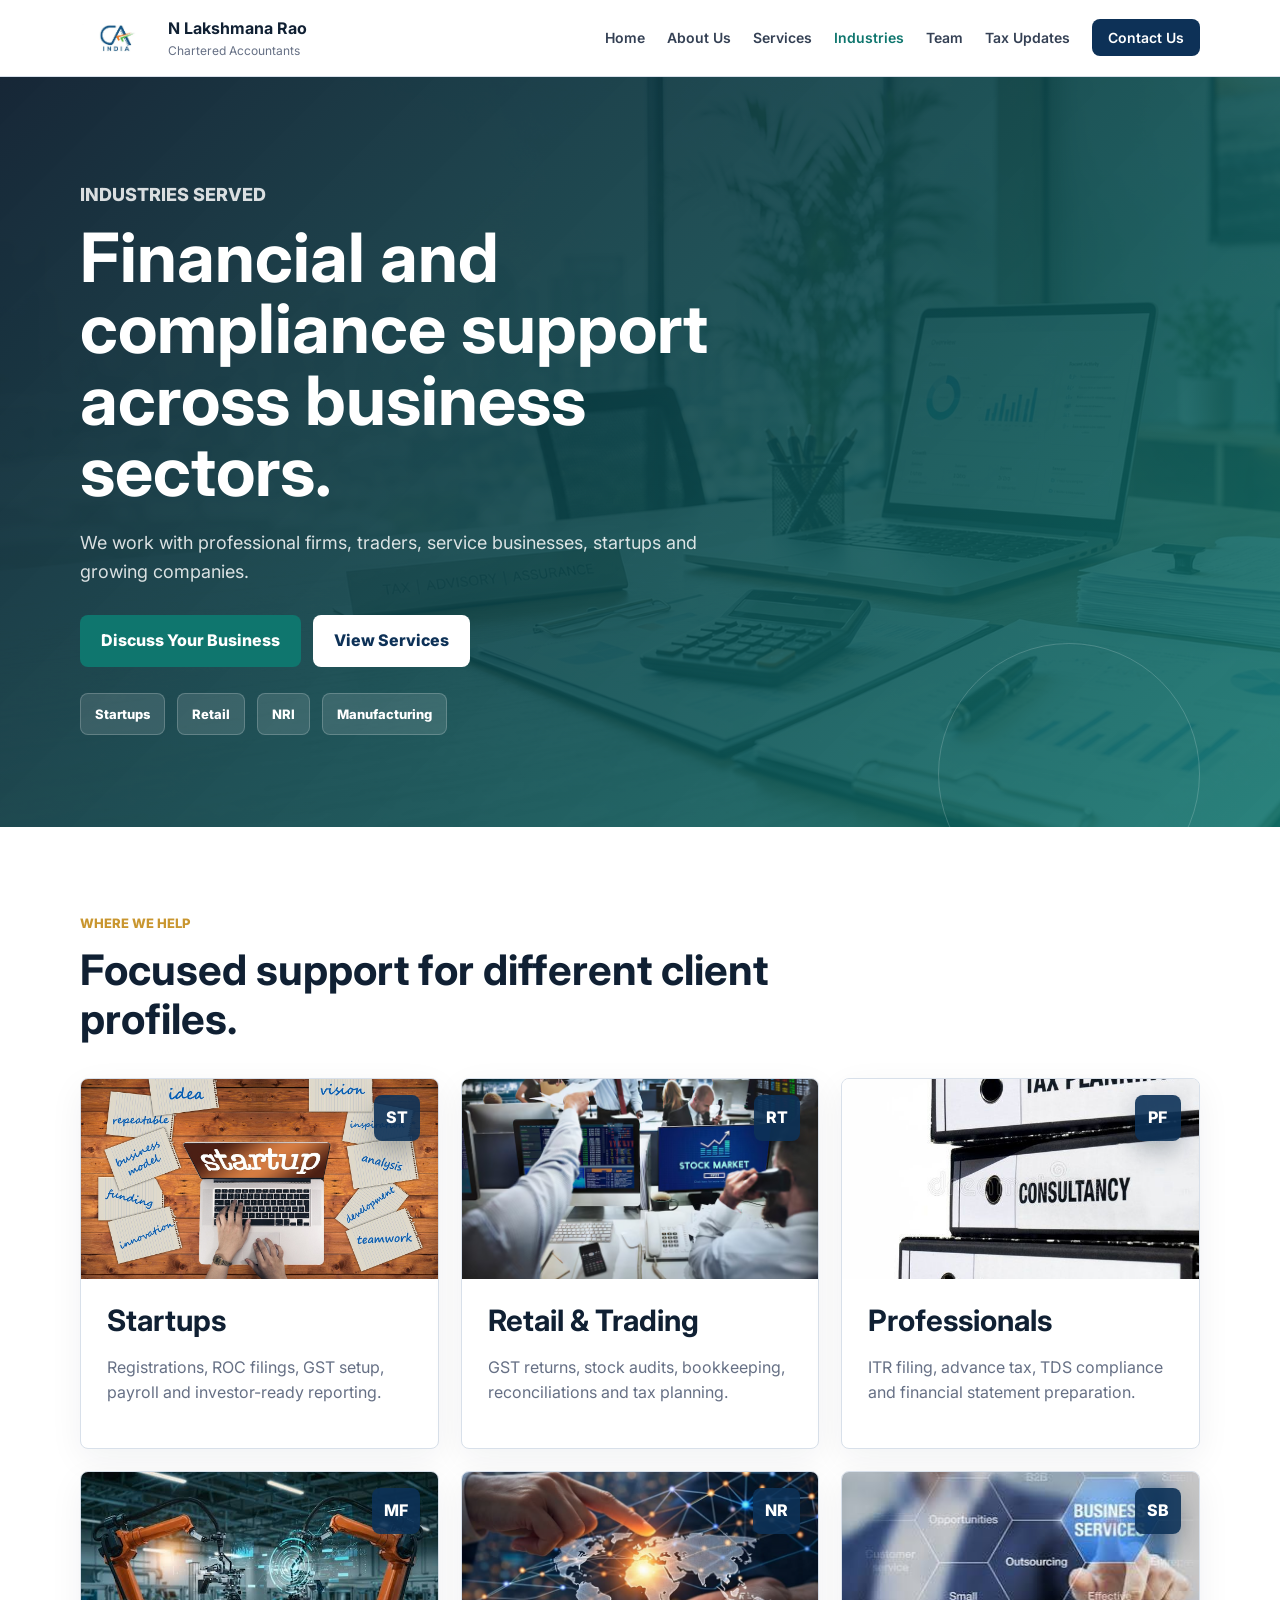
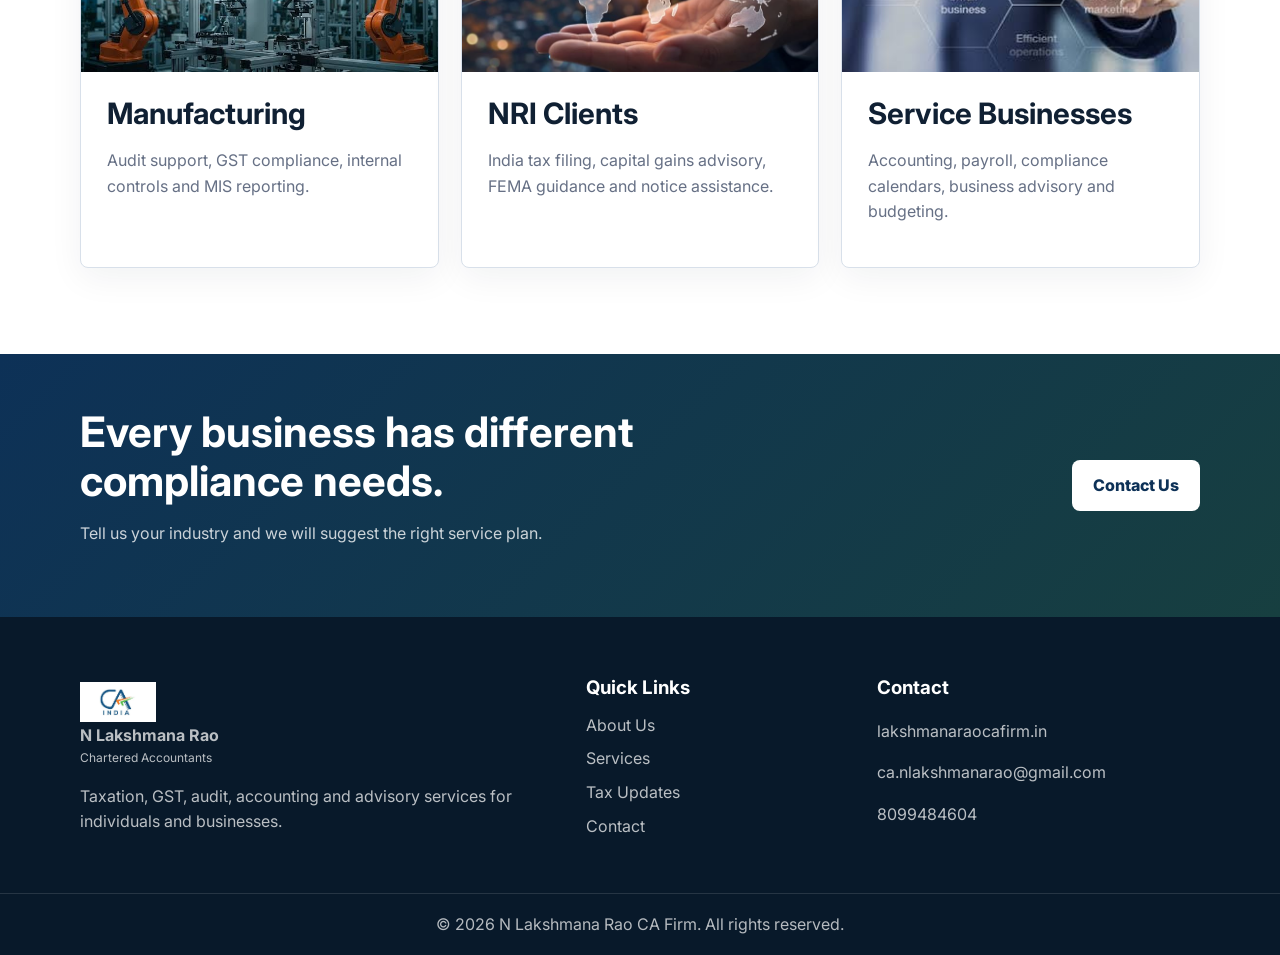
<file: industries.html>
<!DOCTYPE html>
<html lang="en">
<head>
  <meta charset="UTF-8">
  <meta name="viewport" content="width=device-width, initial-scale=1.0">
  <title>Industries Served | N Lakshmana Rao CA Firm</title>
  <link rel="icon" type="image/jpeg" href="assets/images/CA%20Logo%20Wider.jpeg">
  <link rel="preconnect" href="https://fonts.googleapis.com">
  <link rel="preconnect" href="https://fonts.gstatic.com" crossorigin>
  <link href="https://fonts.googleapis.com/css2?family=Inter:wght@400;500;600;700;800&display=swap" rel="stylesheet">
  <link rel="stylesheet" href="assets/css/styles.css">
</head>
<body>
  <header class="site-header">
    <nav class="navbar container" aria-label="Main navigation">
      <a class="brand" href="index.html" aria-label="N Lakshmana Rao CA Firm home"><img class="brand-logo" src="assets/images/CA%20Logo%20Wider.jpeg" alt="CA India logo"><span><strong>N Lakshmana Rao</strong><small>Chartered Accountants</small></span></a>
      <button class="nav-toggle" type="button" aria-expanded="false" aria-controls="primary-menu"><span></span><span></span><span></span></button>
      <ul class="nav-links" id="primary-menu">
        <li><a href="index.html">Home</a></li><li><a href="about.html">About Us</a></li><li><a href="services.html">Services</a></li><li><a href="industries.html">Industries</a></li><li><a href="team.html">Team</a></li><li><a href="blog.html">Tax Updates</a></li><li><a class="nav-cta" href="contact.html">Contact Us</a></li>
      </ul>
    </nav>
  </header>
  <main>
    <section class="page-hero"><div class="container"><p class="eyebrow">Industries Served</p><h1>Financial and compliance support across business sectors.</h1><p>We work with professional firms, traders, service businesses, startups and growing companies.</p><div class="page-hero-actions"><a class="btn btn-primary" href="contact.html">Discuss Your Business</a><a class="btn btn-secondary" href="services.html">View Services</a></div><div class="page-pills"><span>Startups</span><span>Retail</span><span>NRI</span><span>Manufacturing</span></div></div></section>
    <section class="section">
      <div class="container">
        <div class="section-heading">
          <p class="eyebrow">Where We Help</p>
          <h2>Focused support for different client profiles.</h2>
        </div>
        <div class="industry-grid">
          <article><div class="industry-image-wrap"><img class="industry-card-image" src="assets/images/startup.jpg" alt="Startup business planning"><span class="mini-icon">ST</span></div><h2>Startups</h2><p>Registrations, ROC filings, GST setup, payroll and investor-ready reporting.</p></article>
          <article><div class="industry-image-wrap"><img class="industry-card-image" src="assets/images/retail_trading.jpg" alt="GST services for retail and trading"><span class="mini-icon">RT</span></div><h2>Retail & Trading</h2><p>GST returns, stock audits, bookkeeping, reconciliations and tax planning.</p></article>
          <article><div class="industry-image-wrap"><img class="industry-card-image" src="assets/images/itr_image.jpeg" alt="Tax planning for professionals"><span class="mini-icon">PF</span></div><h2>Professionals</h2><p>ITR filing, advance tax, TDS compliance and financial statement preparation.</p></article>
          <article><div class="industry-image-wrap"><img class="industry-card-image" src="assets/images/manufacturing.jpeg" alt="Audit and accounting workspace"><span class="mini-icon">MF</span></div><h2>Manufacturing</h2><p>Audit support, GST compliance, internal controls and MIS reporting.</p></article>
          <article><div class="industry-image-wrap"><img class="industry-card-image" src="assets/images/world_image.jpeg" alt="International services for NRI clients"><span class="mini-icon">NR</span></div><h2>NRI Clients</h2><p>India tax filing, capital gains advisory, FEMA guidance and notice assistance.</p></article>
          <article><div class="industry-image-wrap"><img class="industry-card-image" src="assets/images/service_business.jpeg" alt="Accounting services for businesses"><span class="mini-icon">SB</span></div><h2>Service Businesses</h2><p>Accounting, payroll, compliance calendars, business advisory and budgeting.</p></article>
        </div>
      </div>
    </section>
    <section class="cta-strip"><div class="container cta-inner"><div><h2>Every business has different compliance needs.</h2><p>Tell us your industry and we will suggest the right service plan.</p></div><a class="btn btn-light" href="contact.html">Contact Us</a></div></section>
  </main>
  <footer class="site-footer">
    <div class="container footer-grid">
      <div>
        <a class="brand footer-brand" href="index.html"><img class="brand-logo" src="assets/images/CA%20Logo%20Wider.jpeg" alt="CA India logo"><span><strong>N Lakshmana Rao</strong><small>Chartered Accountants</small></span></a>
        <p>Taxation, GST, audit, accounting and advisory services for individuals and businesses.</p>
      </div>
      <div>
        <h3>Quick Links</h3>
        <a href="about.html">About Us</a>
        <a href="services.html">Services</a>
        <a href="blog.html">Tax Updates</a>
        <a href="contact.html">Contact</a>
      </div>
      <div>
        <h3>Contact</h3>
        <p><a href="https://lakshmanaraocafirm.in/">lakshmanaraocafirm.in</a></p>
        <p><a href="mailto:ca.nlakshmanarao@gmail.com">ca.nlakshmanarao@gmail.com</a></p>
        <p><a href="tel:+918099484604">8099484604</a></p>
      </div>
    </div>
    <div class="footer-bottom">© <span id="year"></span> N Lakshmana Rao CA Firm. All rights reserved.</div>
  </footer>
  <script src="assets/js/main.js"></script>
</body>
</html>
</file>
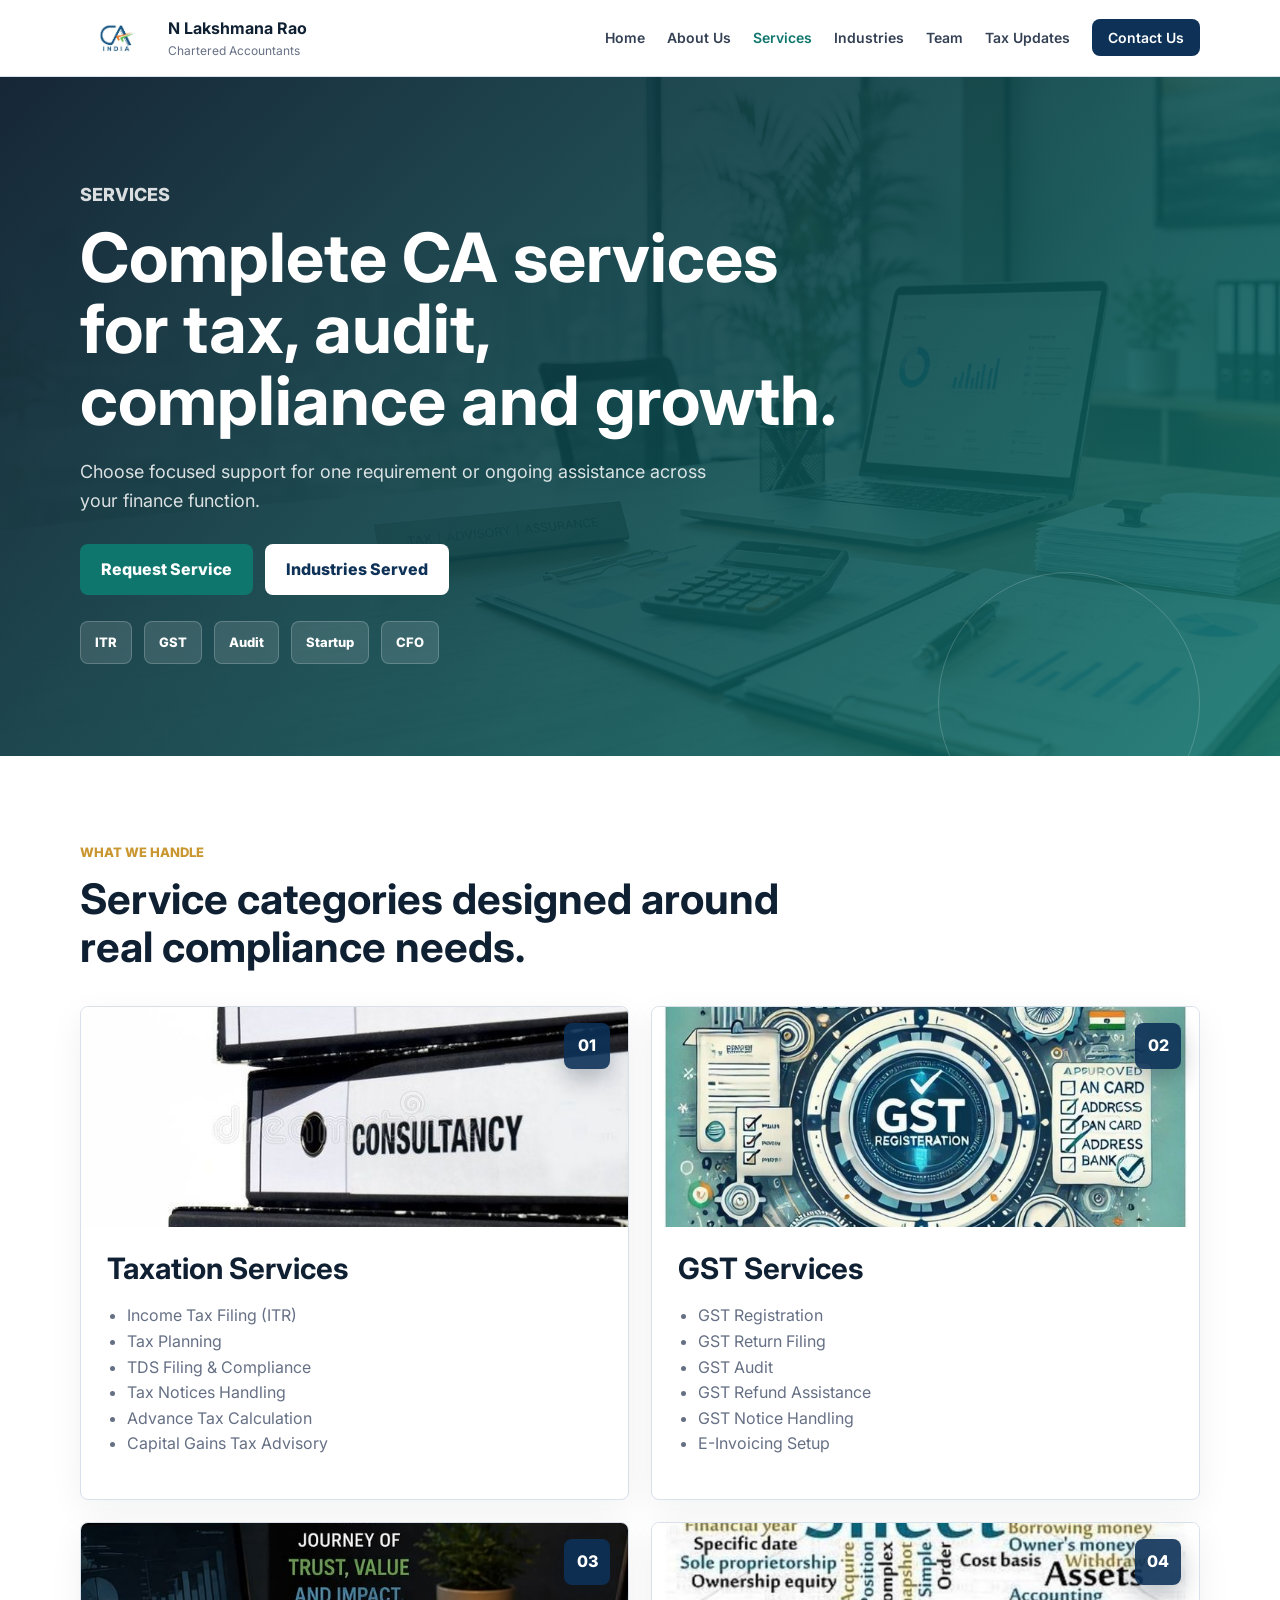
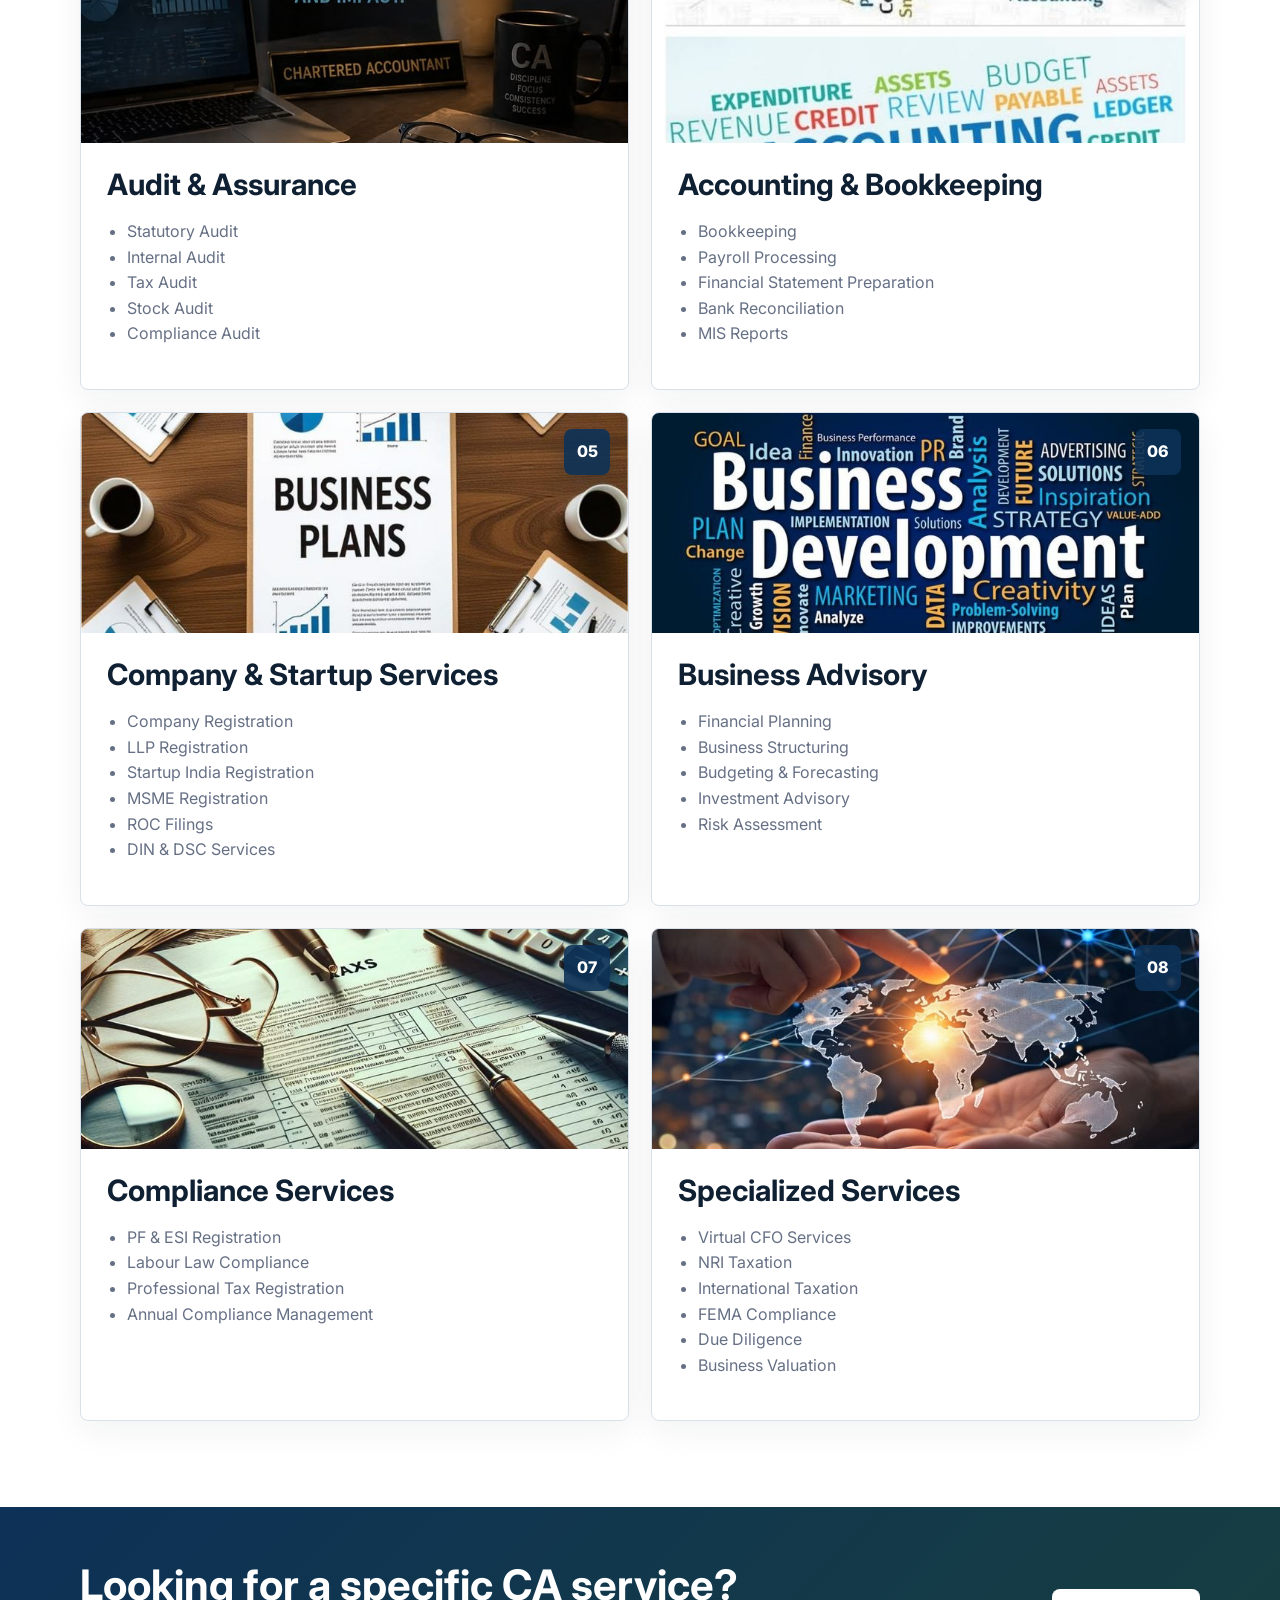
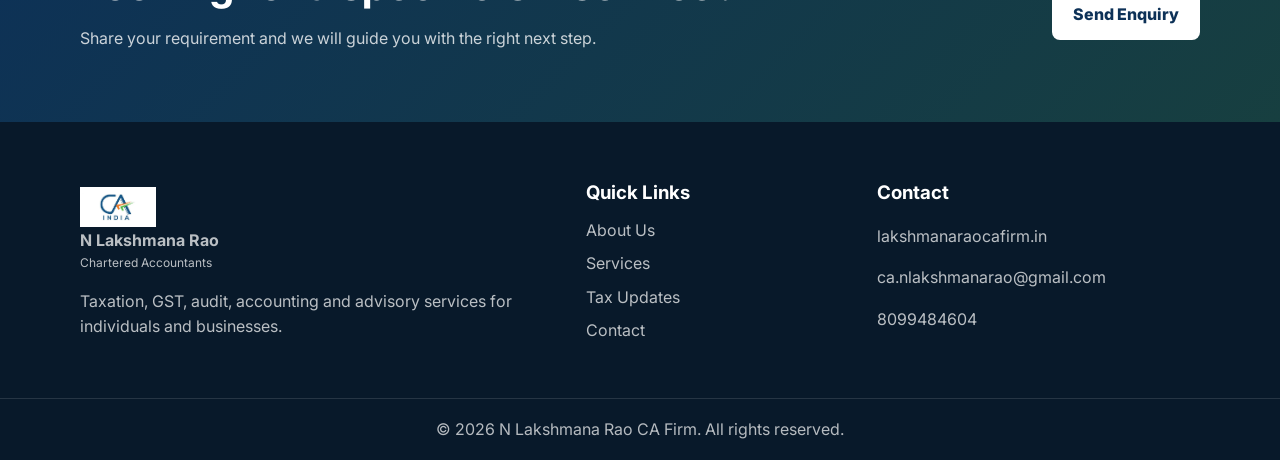
<file: services.html>
<!DOCTYPE html>
<html lang="en">
<head>
  <meta charset="UTF-8">
  <meta name="viewport" content="width=device-width, initial-scale=1.0">
  <title>Services | N Lakshmana Rao CA Firm</title>
  <link rel="icon" type="image/jpeg" href="assets/images/CA%20Logo%20Wider.jpeg">
  <link rel="preconnect" href="https://fonts.googleapis.com">
  <link rel="preconnect" href="https://fonts.gstatic.com" crossorigin>
  <link href="https://fonts.googleapis.com/css2?family=Inter:wght@400;500;600;700;800&display=swap" rel="stylesheet">
  <link rel="stylesheet" href="assets/css/styles.css">
</head>
<body>
  <header class="site-header">
    <nav class="navbar container" aria-label="Main navigation">
      <a class="brand" href="index.html" aria-label="N Lakshmana Rao CA Firm home"><img class="brand-logo" src="assets/images/CA%20Logo%20Wider.jpeg" alt="CA India logo"><span><strong>N Lakshmana Rao</strong><small>Chartered Accountants</small></span></a>
      <button class="nav-toggle" type="button" aria-expanded="false" aria-controls="primary-menu"><span></span><span></span><span></span></button>
      <ul class="nav-links" id="primary-menu">
        <li><a href="index.html">Home</a></li><li><a href="about.html">About Us</a></li><li><a href="services.html">Services</a></li><li><a href="industries.html">Industries</a></li><li><a href="team.html">Team</a></li><li><a href="blog.html">Tax Updates</a></li><li><a class="nav-cta" href="contact.html">Contact Us</a></li>
      </ul>
    </nav>
  </header>
  <main>
    <section class="page-hero">
      <div class="container">
        <p class="eyebrow">Services</p>
        <h1>Complete CA services for tax, audit, compliance and growth.</h1>
        <p>Choose focused support for one requirement or ongoing assistance across your finance function.</p>
        <div class="page-hero-actions">
          <a class="btn btn-primary" href="contact.html">Request Service</a>
          <a class="btn btn-secondary" href="industries.html">Industries Served</a>
        </div>
        <div class="page-pills">
          <span>ITR</span><span>GST</span><span>Audit</span><span>Startup</span><span>CFO</span>
        </div>
      </div>
    </section>
    <section class="section">
      <div class="container">
        <div class="section-heading">
          <p class="eyebrow">What We Handle</p>
          <h2>Service categories designed around real compliance needs.</h2>
        </div>
        <div class="service-list">
          <article><div class="service-list-image-wrap"><img class="service-list-image" src="assets/images/itr_image.jpeg" alt="Tax planning files"><span class="mini-icon">01</span></div><h2>Taxation Services</h2><ul><li>Income Tax Filing (ITR)</li><li>Tax Planning</li><li>TDS Filing & Compliance</li><li>Tax Notices Handling</li><li>Advance Tax Calculation</li><li>Capital Gains Tax Advisory</li></ul></article>
          <article><div class="service-list-image-wrap"><img class="service-list-image" src="assets/images/GST.jpeg" alt="GST registration"><span class="mini-icon">02</span></div><h2>GST Services</h2><ul><li>GST Registration</li><li>GST Return Filing</li><li>GST Audit</li><li>GST Refund Assistance</li><li>GST Notice Handling</li><li>E-Invoicing Setup</li></ul></article>
          <article><div class="service-list-image-wrap"><img class="service-list-image" src="assets/images/CA.jpeg" alt="Chartered accountant workspace"><span class="mini-icon">03</span></div><h2>Audit & Assurance</h2><ul><li>Statutory Audit</li><li>Internal Audit</li><li>Tax Audit</li><li>Stock Audit</li><li>Compliance Audit</li></ul></article>
          <article><div class="service-list-image-wrap"><img class="service-list-image" src="assets/images/accounting_image.jpeg" alt="Accounting and bookkeeping"><span class="mini-icon">04</span></div><h2>Accounting & Bookkeeping</h2><ul><li>Bookkeeping</li><li>Payroll Processing</li><li>Financial Statement Preparation</li><li>Bank Reconciliation</li><li>MIS Reports</li></ul></article>
          <article><div class="service-list-image-wrap"><img class="service-list-image" src="assets/images/business_planes.jpeg" alt="Company and startup planning"><span class="mini-icon">05</span></div><h2>Company & Startup Services</h2><ul><li>Company Registration</li><li>LLP Registration</li><li>Startup India Registration</li><li>MSME Registration</li><li>ROC Filings</li><li>DIN & DSC Services</li></ul></article>
          <article><div class="service-list-image-wrap"><img class="service-list-image" src="assets/images/business_development.jpeg" alt="Business development strategy"><span class="mini-icon">06</span></div><h2>Business Advisory</h2><ul><li>Financial Planning</li><li>Business Structuring</li><li>Budgeting & Forecasting</li><li>Investment Advisory</li><li>Risk Assessment</li></ul></article>
          <article><div class="service-list-image-wrap"><img class="service-list-image" src="assets/images/taxes.jpeg" alt="Compliance services"><span class="mini-icon">07</span></div><h2>Compliance Services</h2><ul><li>PF & ESI Registration</li><li>Labour Law Compliance</li><li>Professional Tax Registration</li><li>Annual Compliance Management</li></ul></article>
          <article><div class="service-list-image-wrap"><img class="service-list-image" src="assets/images/world_image.jpeg" alt="International and specialized services"><span class="mini-icon">08</span></div><h2>Specialized Services</h2><ul><li>Virtual CFO Services</li><li>NRI Taxation</li><li>International Taxation</li><li>FEMA Compliance</li><li>Due Diligence</li><li>Business Valuation</li></ul></article>
        </div>
      </div>
    </section>
    <section class="cta-strip">
      <div class="container cta-inner">
        <div><h2>Looking for a specific CA service?</h2><p>Share your requirement and we will guide you with the right next step.</p></div>
        <a class="btn btn-light" href="contact.html">Send Enquiry</a>
      </div>
    </section>
  </main>
  <footer class="site-footer">
    <div class="container footer-grid">
      <div>
        <a class="brand footer-brand" href="index.html"><img class="brand-logo" src="assets/images/CA%20Logo%20Wider.jpeg" alt="CA India logo"><span><strong>N Lakshmana Rao</strong><small>Chartered Accountants</small></span></a>
        <p>Taxation, GST, audit, accounting and advisory services for individuals and businesses.</p>
      </div>
      <div>
        <h3>Quick Links</h3>
        <a href="about.html">About Us</a>
        <a href="services.html">Services</a>
        <a href="blog.html">Tax Updates</a>
        <a href="contact.html">Contact</a>
      </div>
      <div>
        <h3>Contact</h3>
        <p><a href="https://lakshmanaraocafirm.in/">lakshmanaraocafirm.in</a></p>
        <p><a href="mailto:ca.nlakshmanarao@gmail.com">ca.nlakshmanarao@gmail.com</a></p>
        <p><a href="tel:+918099484604">8099484604</a></p>
      </div>
    </div>
    <div class="footer-bottom">© <span id="year"></span> N Lakshmana Rao CA Firm. All rights reserved.</div>
  </footer>
  <script src="assets/js/main.js"></script>
</body>
</html>
</file>
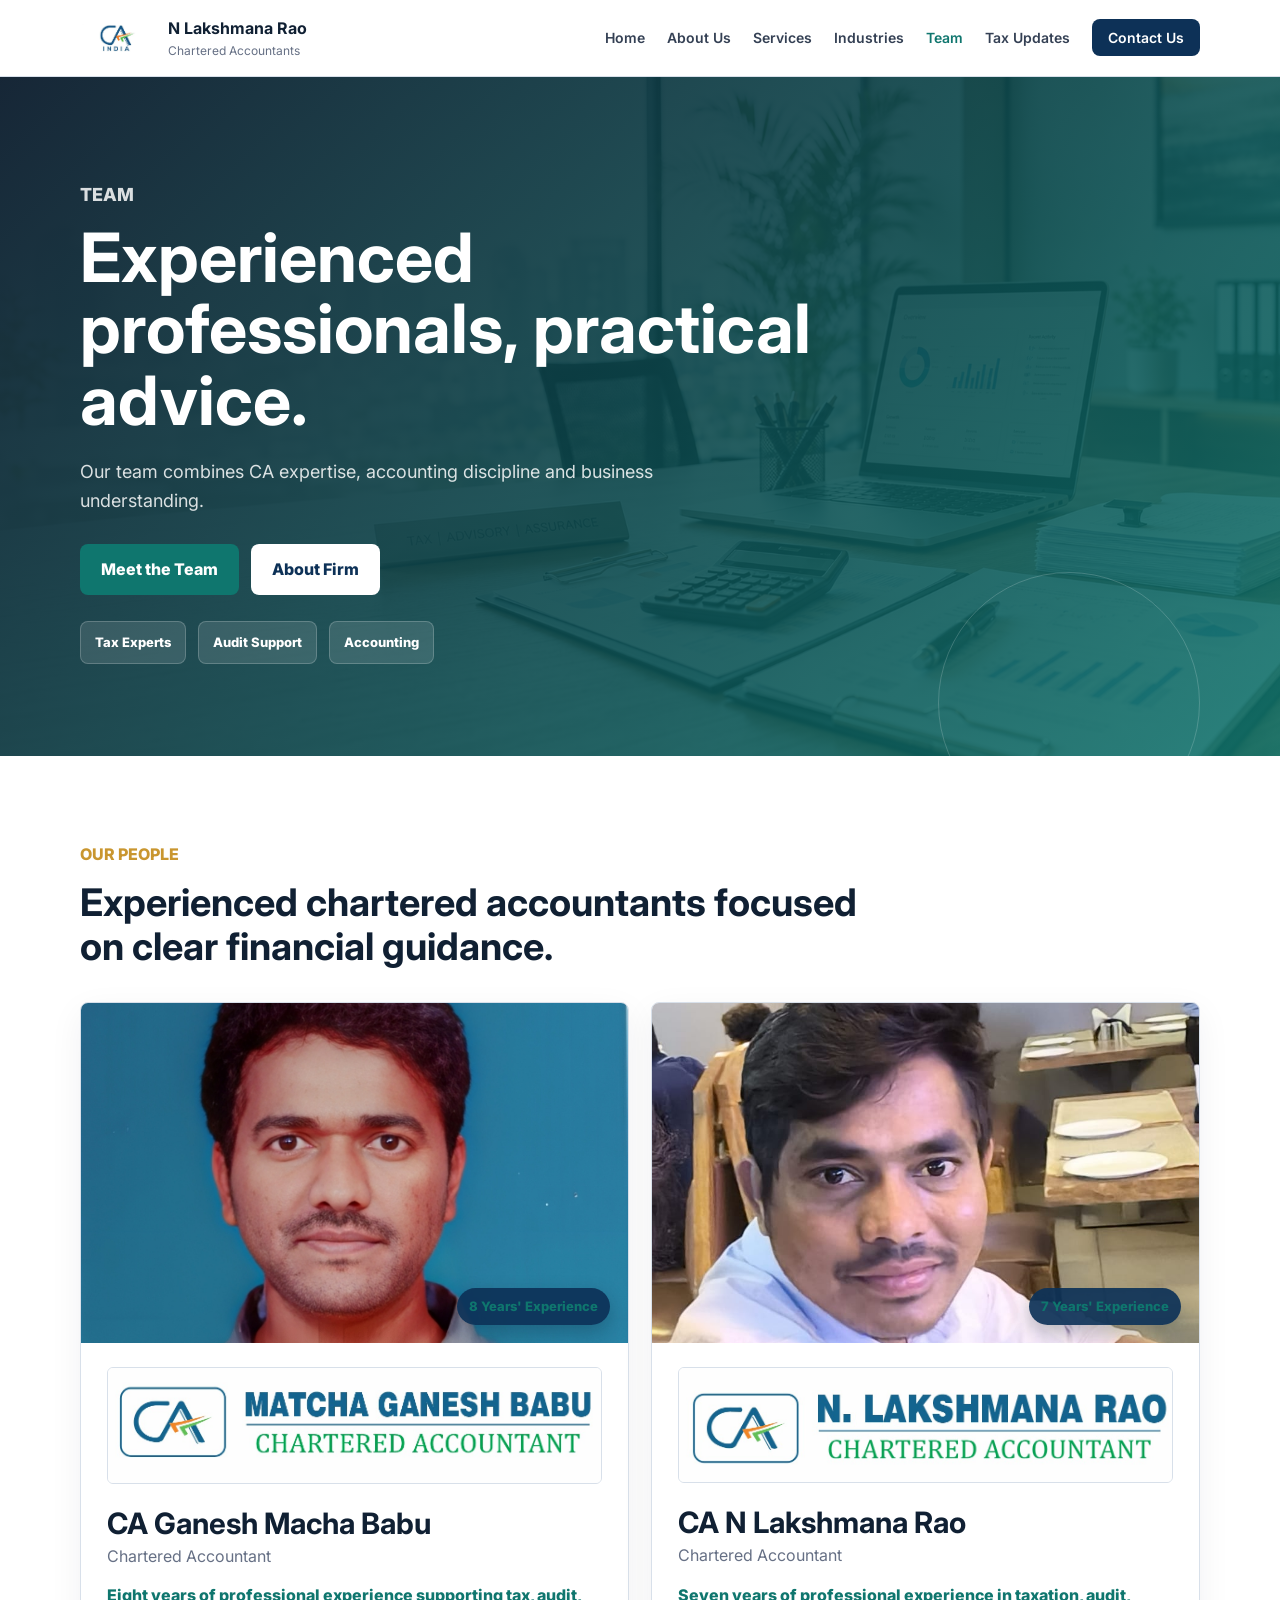
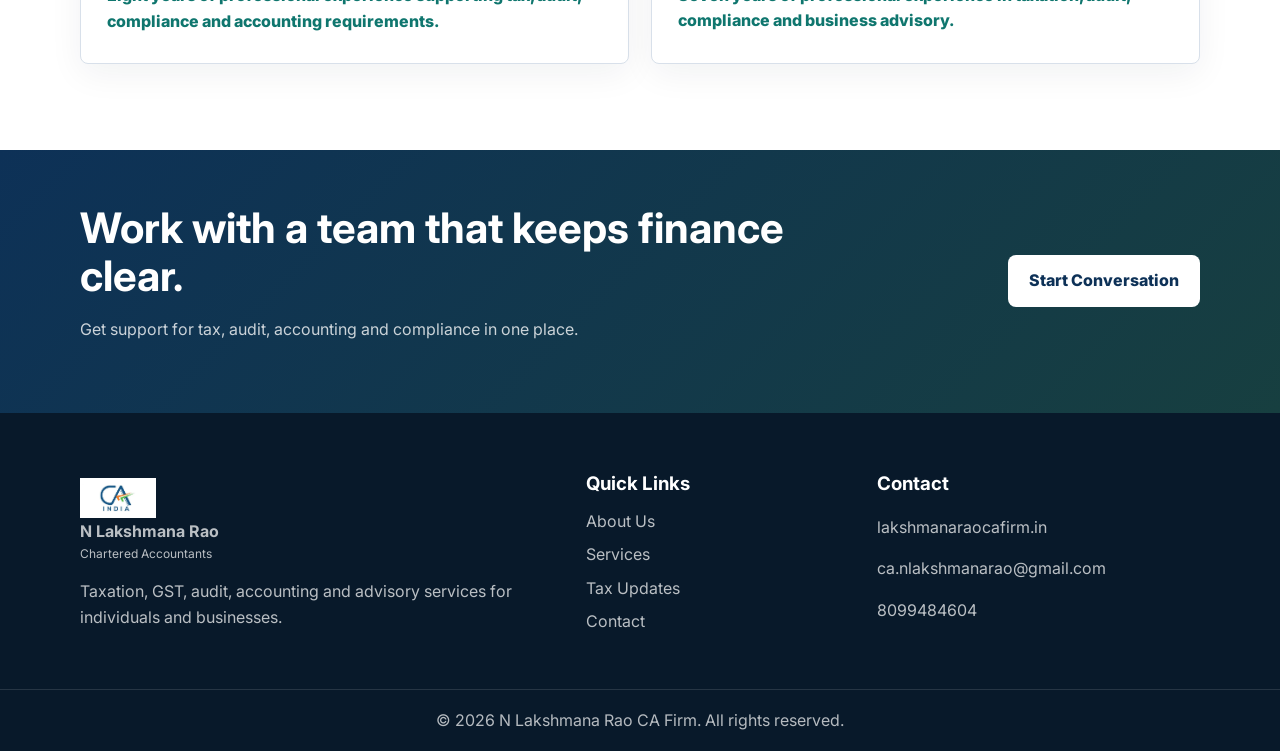
<file: team.html>
<!DOCTYPE html>
<html lang="en">
<head>
  <meta charset="UTF-8">
  <meta name="viewport" content="width=device-width, initial-scale=1.0">
  <title>Team | N Lakshmana Rao CA Firm</title>
  <link rel="icon" type="image/jpeg" href="assets/images/CA%20Logo%20Wider.jpeg">
  <link rel="preconnect" href="https://fonts.googleapis.com">
  <link rel="preconnect" href="https://fonts.gstatic.com" crossorigin>
  <link href="https://fonts.googleapis.com/css2?family=Inter:wght@400;500;600;700;800&display=swap" rel="stylesheet">
  <link rel="stylesheet" href="assets/css/styles.css">
</head>
<body>
  <header class="site-header">
    <nav class="navbar container" aria-label="Main navigation">
      <a class="brand" href="index.html" aria-label="N Lakshmana Rao CA Firm home"><img class="brand-logo" src="assets/images/CA%20Logo%20Wider.jpeg" alt="CA India logo"><span><strong>N Lakshmana Rao</strong><small>Chartered Accountants</small></span></a>
      <button class="nav-toggle" type="button" aria-expanded="false" aria-controls="primary-menu"><span></span><span></span><span></span></button>
      <ul class="nav-links" id="primary-menu">
        <li><a href="index.html">Home</a></li><li><a href="about.html">About Us</a></li><li><a href="services.html">Services</a></li><li><a href="industries.html">Industries</a></li><li><a href="team.html">Team</a></li><li><a href="blog.html">Tax Updates</a></li><li><a class="nav-cta" href="contact.html">Contact Us</a></li>
      </ul>
    </nav>
  </header>
  <main>
    <section class="page-hero"><div class="container"><p class="eyebrow">Team</p><h1>Experienced professionals, practical advice.</h1><p>Our team combines CA expertise, accounting discipline and business understanding.</p><div class="page-hero-actions"><a class="btn btn-primary" href="contact.html">Meet the Team</a><a class="btn btn-secondary" href="about.html">About Firm</a></div><div class="page-pills"><span>Tax Experts</span><span>Audit Support</span><span>Accounting</span></div></div></section>
    <section class="section">
      <div class="container">
        <div class="section-heading team-heading"><p class="eyebrow">Our People</p><h2>Experienced chartered accountants focused on clear financial guidance.</h2></div>
        <div class="team-grid team-grid--profiles">
          <article class="team-card team-profile">
            <div class="team-profile-photo-wrap"><img class="team-profile-photo" src="assets/images/ganesh_macha_image.jpg" alt="CA Ganesh Macha Babu"><span class="team-experience">8 Years' Experience</span></div>
            <img class="team-profile-label" src="assets/images/m_ganesh_babu_label.jpeg" alt="CA Ganesh Macha Babu, Chartered Accountant">
            <h2>CA Ganesh Macha Babu</h2>
            <p>Chartered Accountant</p>
            <span>Eight years of professional experience supporting tax, audit, compliance and accounting requirements.</span>
          </article>
          <article class="team-card team-profile">
            <div class="team-profile-photo-wrap"><img class="team-profile-photo" src="assets/images/Lakshman_Founder.jpeg" alt="CA N Lakshmana Rao"><span class="team-experience">7 Years' Experience</span></div>
            <img class="team-profile-label" src="assets/images/n_lakshmna_rao_label.jpeg" alt="CA N Lakshmana Rao, Chartered Accountant">
            <h2>CA N Lakshmana Rao</h2>
            <p>Chartered Accountant</p>
            <span>Seven years of professional experience in taxation, audit, compliance and business advisory.</span>
          </article>
        </div>
      </div>
    </section>
    <section class="cta-strip"><div class="container cta-inner"><div><h2>Work with a team that keeps finance clear.</h2><p>Get support for tax, audit, accounting and compliance in one place.</p></div><a class="btn btn-light" href="contact.html">Start Conversation</a></div></section>
  </main>
  <footer class="site-footer">
    <div class="container footer-grid">
      <div>
        <a class="brand footer-brand" href="index.html"><img class="brand-logo" src="assets/images/CA%20Logo%20Wider.jpeg" alt="CA India logo"><span><strong>N Lakshmana Rao</strong><small>Chartered Accountants</small></span></a>
        <p>Taxation, GST, audit, accounting and advisory services for individuals and businesses.</p>
      </div>
      <div>
        <h3>Quick Links</h3>
        <a href="about.html">About Us</a>
        <a href="services.html">Services</a>
        <a href="blog.html">Tax Updates</a>
        <a href="contact.html">Contact</a>
      </div>
      <div>
        <h3>Contact</h3>
        <p><a href="https://lakshmanaraocafirm.in/">lakshmanaraocafirm.in</a></p>
        <p><a href="mailto:ca.nlakshmanarao@gmail.com">ca.nlakshmanarao@gmail.com</a></p>
        <p><a href="tel:+918099484604">8099484604</a></p>
      </div>
    </div>
    <div class="footer-bottom">© <span id="year"></span> N Lakshmana Rao CA Firm. All rights reserved.</div>
  </footer>
  <script src="assets/js/main.js"></script>
</body>
</html>
</file>
<file: assets/css/styles.css>
:root {
  --ink: #102033;
  --muted: #667085;
  --line: #d8e0ea;
  --paper: #ffffff;
  --soft: #f5f8fb;
  --navy: #0d3157;
  --teal: #0f766e;
  --gold: #c9962f;
  --rose: #b34d5a;
  --shadow: 0 20px 60px rgba(16, 32, 51, 0.12);
}

* {
  box-sizing: border-box;
}

body {
  margin: 0;
  font-family: "Inter", Arial, sans-serif;
  color: var(--ink);
  background: var(--paper);
  line-height: 1.6;
}

a {
  color: inherit;
  text-decoration: none;
}

img {
  max-width: 100%;
}

.container {
  width: min(1120px, calc(100% - 40px));
  margin: 0 auto;
}

.site-header {
  position: sticky;
  top: 0;
  z-index: 20;
  background: rgba(255, 255, 255, 0.94);
  border-bottom: 1px solid var(--line);
  backdrop-filter: blur(14px);
}

.navbar {
  min-height: 76px;
  display: flex;
  align-items: center;
  justify-content: space-between;
  gap: 24px;
}

.brand {
  display: inline-flex;
  align-items: center;
  gap: 12px;
  min-width: max-content;
}

.brand-logo {
  display: block;
  width: auto;
  height: 42px;
  max-width: 76px;
  object-fit: contain;
}

.brand-mark {
  width: 44px;
  height: 44px;
  border-radius: 8px;
  display: grid;
  place-items: center;
  flex: 0 0 auto;
  color: white;
  background: linear-gradient(135deg, var(--navy), var(--teal));
  font-weight: 800;
}

.brand strong,
.brand small {
  display: block;
}

.brand small {
  color: var(--muted);
  font-size: 12px;
}

.nav-links {
  list-style: none;
  display: flex;
  align-items: center;
  gap: 22px;
  margin: 0;
  padding: 0;
  font-size: 14px;
  font-weight: 600;
}

.nav-links a {
  color: #344054;
}

.nav-links a.active,
.nav-links a:hover {
  color: var(--teal);
}

.nav-cta {
  padding: 10px 16px;
  border-radius: 8px;
  color: white !important;
  background: var(--navy);
}

.nav-toggle {
  display: none;
  width: 42px;
  height: 42px;
  border: 1px solid var(--line);
  border-radius: 8px;
  background: white;
}

.nav-toggle span {
  display: block;
  width: 18px;
  height: 2px;
  margin: 4px auto;
  background: var(--ink);
}

.hero {
  min-height: 680px;
  position: relative;
  overflow: hidden;
  display: flex;
  align-items: center;
  background: #0b2238;
}

.hero-media {
  position: absolute;
  inset: 0;
  background:
    linear-gradient(90deg, rgba(8, 25, 42, 0.9) 0%, rgba(8, 25, 42, 0.75) 42%, rgba(8, 25, 42, 0.18) 100%),
    url("../images/hero-office.png") center/cover;
}

.hero-content {
  position: relative;
  color: white;
  padding: 90px 0 120px;
}

.eyebrow {
  color: var(--gold);
  font-weight: 800;
  text-transform: uppercase;
  letter-spacing: 0;
  font-size: 13px;
  margin: 0 0 12px;
}

.hero h1,
.page-hero h1 {
  max-width: 760px;
  font-size: clamp(40px, 6vw, 68px);
  line-height: 1.05;
  margin: 0 0 22px;
  letter-spacing: 0;
}

.hero-text,
.page-hero p {
  max-width: 650px;
  color: rgba(255, 255, 255, 0.84);
  font-size: 18px;
}

.hero-actions,
.hero-stats,
.cta-inner {
  display: flex;
  align-items: center;
  gap: 16px;
  flex-wrap: wrap;
}

.btn {
  display: inline-flex;
  align-items: center;
  justify-content: center;
  min-height: 48px;
  padding: 12px 20px;
  border-radius: 8px;
  border: 1px solid transparent;
  font-weight: 800;
  cursor: pointer;
}

.btn-primary {
  background: var(--teal);
  color: white;
}

.btn-secondary,
.btn-light {
  background: white;
  color: var(--navy);
}

.hero-stats {
  margin-top: 42px;
}

.hero-stats span {
  min-width: 150px;
  padding: 16px 18px;
  border: 1px solid rgba(255, 255, 255, 0.22);
  border-radius: 8px;
  background: rgba(255, 255, 255, 0.1);
}

.hero-stats strong {
  display: block;
  font-size: 24px;
}

.section {
  padding: 86px 0;
}

.intro-band,
.soft-section {
  background: var(--soft);
}

.split {
  display: grid;
  grid-template-columns: 0.9fr 1.1fr;
  gap: 52px;
  align-items: center;
}

h2 {
  font-size: clamp(28px, 4vw, 42px);
  line-height: 1.16;
  margin: 0 0 18px;
}

h3 {
  margin: 0 0 10px;
}

p {
  color: var(--muted);
}

.section-heading {
  max-width: 720px;
  margin-bottom: 34px;
}

.service-heading {
  max-width: none;
  display: flex;
  align-items: end;
  justify-content: space-between;
  gap: 24px;
}

.service-heading h2 {
  max-width: 760px;
  font-size: clamp(32px, 4vw, 48px);
  margin-bottom: 0;
}

.service-heading .eyebrow {
  font-size: 16px;
}

.text-link {
  min-width: max-content;
  color: var(--teal);
  font-weight: 800;
  border-bottom: 2px solid currentColor;
  padding-bottom: 4px;
}

.service-grid,
.testimonial-grid,
.values-grid,
.industry-grid,
.team-grid,
.blog-grid,
.service-list {
  display: grid;
  grid-template-columns: repeat(4, 1fr);
  gap: 22px;
}

.service-card,
.testimonial-grid blockquote,
.value-panel,
.values-grid article,
.industry-grid article,
.team-card,
.blog-grid article,
.service-list article,
.contact-form,
.contact-info {
  border: 1px solid var(--line);
  border-radius: 8px;
  background: white;
  padding: 26px;
  box-shadow: 0 10px 34px rgba(16, 32, 51, 0.06);
}

.service-card {
  position: relative;
  min-height: 0;
  display: flex;
  flex-direction: column;
  overflow: hidden;
  padding: 24px;
  transition: transform 0.25s ease, box-shadow 0.25s ease, border-color 0.25s ease;
}

.service-card::before {
  content: "";
  position: absolute;
  inset: 0;
  opacity: 0;
  background:
    radial-gradient(circle at top right, rgba(201, 150, 47, 0.22), transparent 34%),
    linear-gradient(135deg, rgba(15, 118, 110, 0.08), rgba(13, 49, 87, 0.02));
  transition: opacity 0.25s ease;
}

.service-card > * {
  position: relative;
}

.service-card:hover {
  transform: translateY(-10px);
  border-color: rgba(15, 118, 110, 0.45);
  box-shadow: 0 26px 70px rgba(16, 32, 51, 0.16);
}

.service-card:hover::before {
  opacity: 1;
}

.service-card h3 {
  font-size: 22px;
  line-height: 1.2;
  margin-top: 0;
  margin-bottom: 12px;
}

.service-card p {
  font-size: 16px;
  margin: 0 0 16px;
}

.service-card-top {
  position: relative;
  display: flex;
  align-items: center;
  justify-content: space-between;
  gap: 12px;
  margin: -24px -24px 18px;
}

.card-icon,
.avatar {
  display: grid;
  place-items: center;
  width: 54px;
  height: 54px;
  border-radius: 8px;
  margin-bottom: 18px;
  background: #e9f6f4;
  color: var(--teal);
  font-weight: 800;
}

.service-card .card-icon {
  width: 70px;
  height: 70px;
  margin-bottom: 0;
  color: white;
  background: linear-gradient(135deg, var(--teal), var(--navy));
  box-shadow: 0 14px 30px rgba(15, 118, 110, 0.22);
}

.service-card-image {
  display: block;
  width: 100%;
  height: 165px;
  border-radius: 0;
  object-fit: cover;
}

.service-card-top .service-number {
  position: absolute;
  top: 12px;
  right: 14px;
  padding: 2px 8px;
  border-radius: 6px;
  color: #0d5ea6;
  background: rgba(255, 255, 255, 0.9);
  text-shadow: none;
}

.service-number {
  color: rgba(13, 49, 87, 0.12);
  font-size: 46px;
  line-height: 1;
  font-weight: 800;
}

.service-tags {
  display: flex;
  flex-wrap: wrap;
  gap: 8px;
  margin-top: auto;
}

.service-tags span {
  padding: 8px 10px;
  border-radius: 8px;
  color: var(--navy);
  background: #f0f6f5;
  font-size: 13px;
  font-weight: 800;
}

.card-link {
  display: inline-flex;
  margin-top: 18px;
  color: var(--teal);
  font-weight: 800;
}

.card-link::after {
  content: ">";
  margin-left: 8px;
  transition: transform 0.2s ease;
}

.service-card:hover .card-link::after {
  transform: translateX(4px);
}

.highlight-section,
.cta-strip {
  color: white;
  background: linear-gradient(135deg, var(--navy), #173f40);
}

.highlight-section p,
.cta-strip p {
  color: rgba(255, 255, 255, 0.78);
}

.check-list {
  display: grid;
  gap: 12px;
}

.check-list span {
  padding: 14px 16px;
  border-radius: 8px;
  background: rgba(255, 255, 255, 0.12);
  border: 1px solid rgba(255, 255, 255, 0.18);
  font-weight: 700;
}

.testimonial-grid {
  grid-template-columns: repeat(3, 1fr);
}

blockquote {
  margin: 0;
}

cite {
  display: block;
  color: var(--rose);
  font-style: normal;
  font-weight: 800;
  margin-top: 18px;
}

.cta-strip {
  padding: 54px 0;
}

.cta-inner {
  justify-content: space-between;
}

.cta-inner h2 {
  max-width: 760px;
  margin-bottom: 6px;
}

.site-footer {
  background: #08192a;
  color: white;
  padding: 56px 0 0;
}

.footer-grid {
  display: grid;
  grid-template-columns: 1.3fr 0.7fr 0.9fr;
  gap: 40px;
  padding-bottom: 42px;
}

.site-footer p,
.site-footer a,
.footer-brand small {
  color: rgba(255, 255, 255, 0.72);
}

.site-footer a {
  display: block;
  margin: 8px 0;
}

.footer-bottom {
  border-top: 1px solid rgba(255, 255, 255, 0.12);
  text-align: center;
  padding: 18px;
  color: rgba(255, 255, 255, 0.7);
}

.page-hero {
  position: relative;
  overflow: hidden;
  padding: 104px 0 92px;
  background:
    linear-gradient(135deg, rgba(8, 25, 42, 0.94), rgba(15, 118, 110, 0.86)),
    url("../images/hero-office.png") center/cover;
  color: white;
}

.page-hero::after {
  content: "";
  position: absolute;
  right: max(20px, calc((100vw - 1120px) / 2));
  bottom: -78px;
  width: 260px;
  height: 260px;
  border: 1px solid rgba(255, 255, 255, 0.18);
  border-radius: 50%;
}

.page-hero .container {
  position: relative;
  z-index: 1;
}

.page-hero-actions,
.page-pills {
  display: flex;
  flex-wrap: wrap;
  gap: 12px;
  margin-top: 28px;
}

.page-pills {
  margin-top: 26px;
}

.page-pills span {
  padding: 10px 14px;
  border-radius: 8px;
  color: white;
  background: rgba(255, 255, 255, 0.12);
  border: 1px solid rgba(255, 255, 255, 0.2);
  font-weight: 800;
  font-size: 13px;
}

.service-list {
  grid-template-columns: repeat(2, 1fr);
}

.service-list article,
.industry-grid article,
.team-card,
.blog-grid article {
  position: relative;
  overflow: hidden;
  transition: transform 0.24s ease, box-shadow 0.24s ease, border-color 0.24s ease;
}

.service-list article::before,
.industry-grid article::before,
.team-card::before,
.blog-grid article::before {
  content: "";
  position: absolute;
  inset: 0;
  opacity: 0;
  background: linear-gradient(135deg, rgba(15, 118, 110, 0.08), rgba(201, 150, 47, 0.1));
  transition: opacity 0.24s ease;
}

.service-list article > *,
.industry-grid article > *,
.team-card > *,
.blog-grid article > * {
  position: relative;
}

.service-list article:hover,
.industry-grid article:hover,
.team-card:hover,
.blog-grid article:hover {
  transform: translateY(-8px);
  border-color: rgba(15, 118, 110, 0.42);
  box-shadow: 0 24px 60px rgba(16, 32, 51, 0.13);
}

.service-list article:hover::before,
.industry-grid article:hover::before,
.team-card:hover::before,
.blog-grid article:hover::before {
  opacity: 1;
}

.mini-icon {
  display: inline-grid;
  place-items: center;
  min-width: 50px;
  height: 50px;
  padding: 0 12px;
  border-radius: 8px;
  margin-bottom: 18px;
  color: white;
  background: linear-gradient(135deg, var(--teal), var(--navy));
  font-weight: 800;
  box-shadow: 0 12px 28px rgba(15, 118, 110, 0.22);
}

.service-list h2,
.industry-grid h2,
.team-grid h2,
.blog-grid h2 {
  font-size: clamp(22px, 2.3vw, 30px);
}

.service-list-image-wrap {
  position: relative;
  margin: -26px -26px 24px;
}

.service-list-image {
  display: block;
  width: 100%;
  height: 220px;
  object-fit: cover;
}

.service-list-image-wrap .mini-icon {
  position: absolute;
  top: 16px;
  right: 18px;
  min-width: 46px;
  height: 46px;
  margin: 0;
  background: rgba(13, 49, 87, 0.9);
  box-shadow: 0 10px 24px rgba(8, 25, 42, 0.28);
}

.industry-image-wrap {
  position: relative;
  margin: -26px -26px 24px;
}

.industry-card-image {
  display: block;
  width: 100%;
  height: 200px;
  object-fit: cover;
}

.industry-image-wrap .mini-icon {
  position: absolute;
  top: 16px;
  right: 18px;
  min-width: 46px;
  height: 46px;
  margin: 0;
  background: rgba(13, 49, 87, 0.9);
  box-shadow: 0 10px 24px rgba(8, 25, 42, 0.28);
}

.service-list ul,
.value-panel ul {
  padding-left: 20px;
  color: var(--muted);
}

.industry-grid,
.blog-grid,
.team-grid,
.values-grid {
  grid-template-columns: repeat(3, 1fr);
}

.image-panel {
  overflow: hidden;
  border-radius: 8px;
  box-shadow: var(--shadow);
}

.image-panel img {
  display: block;
  width: 100%;
  aspect-ratio: 4 / 3;
  object-fit: cover;
}

.compact-values {
  grid-template-columns: 1fr;
}

.team-card span,
.blog-grid span {
  color: var(--teal);
  font-weight: 800;
}

.team-card .avatar {
  width: 82px;
  height: 82px;
  color: white;
  background: linear-gradient(135deg, var(--navy), var(--teal));
  box-shadow: 0 16px 34px rgba(13, 49, 87, 0.2);
}

.team-grid--profiles {
  grid-template-columns: repeat(2, minmax(0, 1fr));
  width: 100%;
}

.team-heading {
  max-width: 820px;
}

.team-heading h2 {
  font-size: clamp(28px, 3vw, 38px);
}

.team-heading .eyebrow {
  font-size: 16px;
}

.team-profile {
  display: flex;
  flex-direction: column;
  padding: 0;
}

.team-profile-photo-wrap {
  position: relative;
  height: 340px;
  overflow: hidden;
}

.team-profile-photo {
  display: block;
  width: 100%;
  height: 100%;
  object-fit: cover;
  object-position: center 22%;
}

.team-experience {
  position: absolute;
  right: 18px;
  bottom: 18px;
  padding: 8px 12px;
  border-radius: 999px;
  color: white;
  background: rgba(13, 49, 87, 0.92);
  font-size: 13px;
  font-weight: 800;
  box-shadow: 0 8px 20px rgba(8, 25, 42, 0.28);
}

.team-profile-label {
  display: block;
  width: calc(100% - 52px);
  margin: 24px 26px 0;
  border: 1px solid var(--line);
  border-radius: 6px;
}

.team-profile h2,
.team-profile p,
.team-profile > span {
  margin-left: 26px;
  margin-right: 26px;
}

.team-profile h2 {
  margin-top: 22px;
  margin-bottom: 4px;
}

.team-profile p {
  margin-top: 0;
  margin-bottom: 14px;
}

.team-profile > span {
  display: block;
  margin-bottom: 28px;
}

.about-approach-grid {
  grid-template-columns: 0.95fr 1.05fr;
  gap: 40px;
}

.about-approach-grid h2 {
  font-size: clamp(30px, 3.4vw, 44px);
}

.about-point-grid {
  display: grid;
  grid-template-columns: repeat(2, minmax(0, 1fr));
  gap: 10px;
  margin-top: 24px;
}

.about-point-grid span {
  padding: 11px 13px;
  border: 1px solid var(--line);
  border-radius: 8px;
  color: var(--navy);
  background: var(--soft);
  font-size: 14px;
  font-weight: 800;
}

.about-approach-image img {
  aspect-ratio: 1.2 / 1;
}

.about-team-heading {
  max-width: 760px;
  margin-bottom: 28px;
}

.about-team-heading h2 {
  font-size: clamp(30px, 3.4vw, 44px);
}

.about-profile-grid {
  display: grid;
  grid-template-columns: repeat(2, minmax(0, 1fr));
  gap: 24px;
}

.about-profile-card {
  display: grid;
  grid-template-columns: 190px minmax(0, 1fr);
  overflow: hidden;
  border: 1px solid var(--line);
  border-radius: 8px;
  background: white;
  box-shadow: 0 10px 34px rgba(16, 32, 51, 0.06);
}

.about-profile-photo {
  width: 100%;
  height: 100%;
  min-height: 280px;
  object-fit: cover;
  object-position: center top;
}

.about-profile-photo--lakshmana {
  object-position: center 22%;
}

.about-profile-content {
  padding: 22px;
}

.about-profile-label {
  display: block;
  width: 100%;
  max-width: 270px;
  border: 1px solid var(--line);
  border-radius: 5px;
}

.about-profile-content h3 {
  margin: 18px 0 4px;
  color: var(--ink);
  font-size: 20px;
}

.about-profile-meta {
  margin: 0 0 12px;
  color: var(--teal);
  font-size: 14px;
  font-weight: 800;
}

.about-profile-content > p:last-child {
  margin-bottom: 0;
  font-size: 15px;
}

.blog-grid article {
  display: flex;
  min-height: 300px;
  flex-direction: column;
}

.blog-grid .blog-card {
  padding: 0;
}

.blog-card-image {
  display: block;
  width: 100%;
  height: 190px;
  object-fit: cover;
}

.blog-card-content {
  display: flex;
  flex: 1;
  flex-direction: column;
  padding: 24px;
}

.blog-card-content h2 {
  margin-top: 10px;
}

.blog-card-content p {
  margin-bottom: 18px;
}

.blog-grid .card-link {
  margin-top: auto;
}

.contact-grid {
  display: grid;
  grid-template-columns: 0.85fr 1.15fr;
  gap: 28px;
  align-items: start;
}

.contact-form {
  display: grid;
  gap: 16px;
}

label {
  display: grid;
  gap: 8px;
  color: #344054;
  font-weight: 700;
}

input,
select,
textarea {
  width: 100%;
  border: 1px solid var(--line);
  border-radius: 8px;
  padding: 13px 14px;
  font: inherit;
  color: var(--ink);
  background: #fbfcfe;
}

input:focus,
select:focus,
textarea:focus {
  outline: 3px solid rgba(15, 118, 110, 0.18);
  border-color: var(--teal);
}

.map-box {
  min-height: 190px;
  margin-top: 24px;
  border-radius: 8px;
  display: grid;
  place-items: center;
  color: var(--navy);
  font-weight: 800;
  background:
    linear-gradient(135deg, rgba(201, 150, 47, 0.18), rgba(15, 118, 110, 0.16)),
    repeating-linear-gradient(45deg, #eef3f8 0 12px, #e4ebf3 12px 24px);
}

.map-embed {
  overflow: hidden;
  margin-top: 24px;
  border-radius: 8px;
  box-shadow: 0 10px 34px rgba(16, 32, 51, 0.08);
}

.map-embed iframe {
  display: block;
  width: 100%;
  min-height: 280px;
  border: 0;
}

.form-status {
  min-height: 24px;
  margin: 0;
  color: var(--teal);
  font-weight: 700;
}

@media (max-width: 980px) {
  .nav-toggle {
    display: block;
  }

  .nav-links {
    position: absolute;
    left: 20px;
    right: 20px;
    top: 76px;
    display: none;
    flex-direction: column;
    align-items: stretch;
    gap: 0;
    padding: 12px;
    background: white;
    border: 1px solid var(--line);
    border-radius: 8px;
    box-shadow: var(--shadow);
  }

  .nav-links.is-open {
    display: flex;
  }

  .nav-links a {
    display: block;
    padding: 12px;
  }

  .split,
  .contact-grid,
  .footer-grid {
    grid-template-columns: 1fr;
  }

  .service-grid,
  .testimonial-grid,
  .industry-grid,
  .blog-grid,
  .team-grid,
  .values-grid,
  .service-list {
    grid-template-columns: repeat(2, 1fr);
  }

  .service-heading {
    align-items: start;
    flex-direction: column;
  }
}

@media (max-width: 640px) {
  .container {
    width: min(100% - 28px, 1120px);
  }

  .brand strong {
    font-size: 14px;
  }

  .brand-logo {
    height: 35px;
    max-width: 64px;
  }

  .brand-mark {
    width: 38px;
    height: 38px;
  }

  .brand small {
    font-size: 11px;
  }

  .hero {
    min-height: 640px;
  }

  .hero h1,
  .page-hero h1 {
    font-size: 38px;
  }

  .hero-content {
    padding: 68px 0 88px;
  }

  .section,
  .page-hero {
    padding: 62px 0;
  }

  .service-grid,
  .testimonial-grid,
  .industry-grid,
  .blog-grid,
  .team-grid,
  .values-grid,
  .service-list {
    grid-template-columns: 1fr;
  }

  .about-profile-grid {
    grid-template-columns: 1fr;
  }

  .about-profile-card {
    grid-template-columns: 135px minmax(0, 1fr);
  }

  .about-profile-photo {
    min-height: 220px;
  }

  .about-profile-content {
    padding: 18px;
  }

  .about-profile-content h3 {
    margin-top: 14px;
    font-size: 18px;
  }

  .about-point-grid {
    grid-template-columns: 1fr;
  }

  .hero-actions .btn,
  .cta-inner .btn,
  .page-hero-actions .btn {
    width: 100%;
  }
}
</file>
